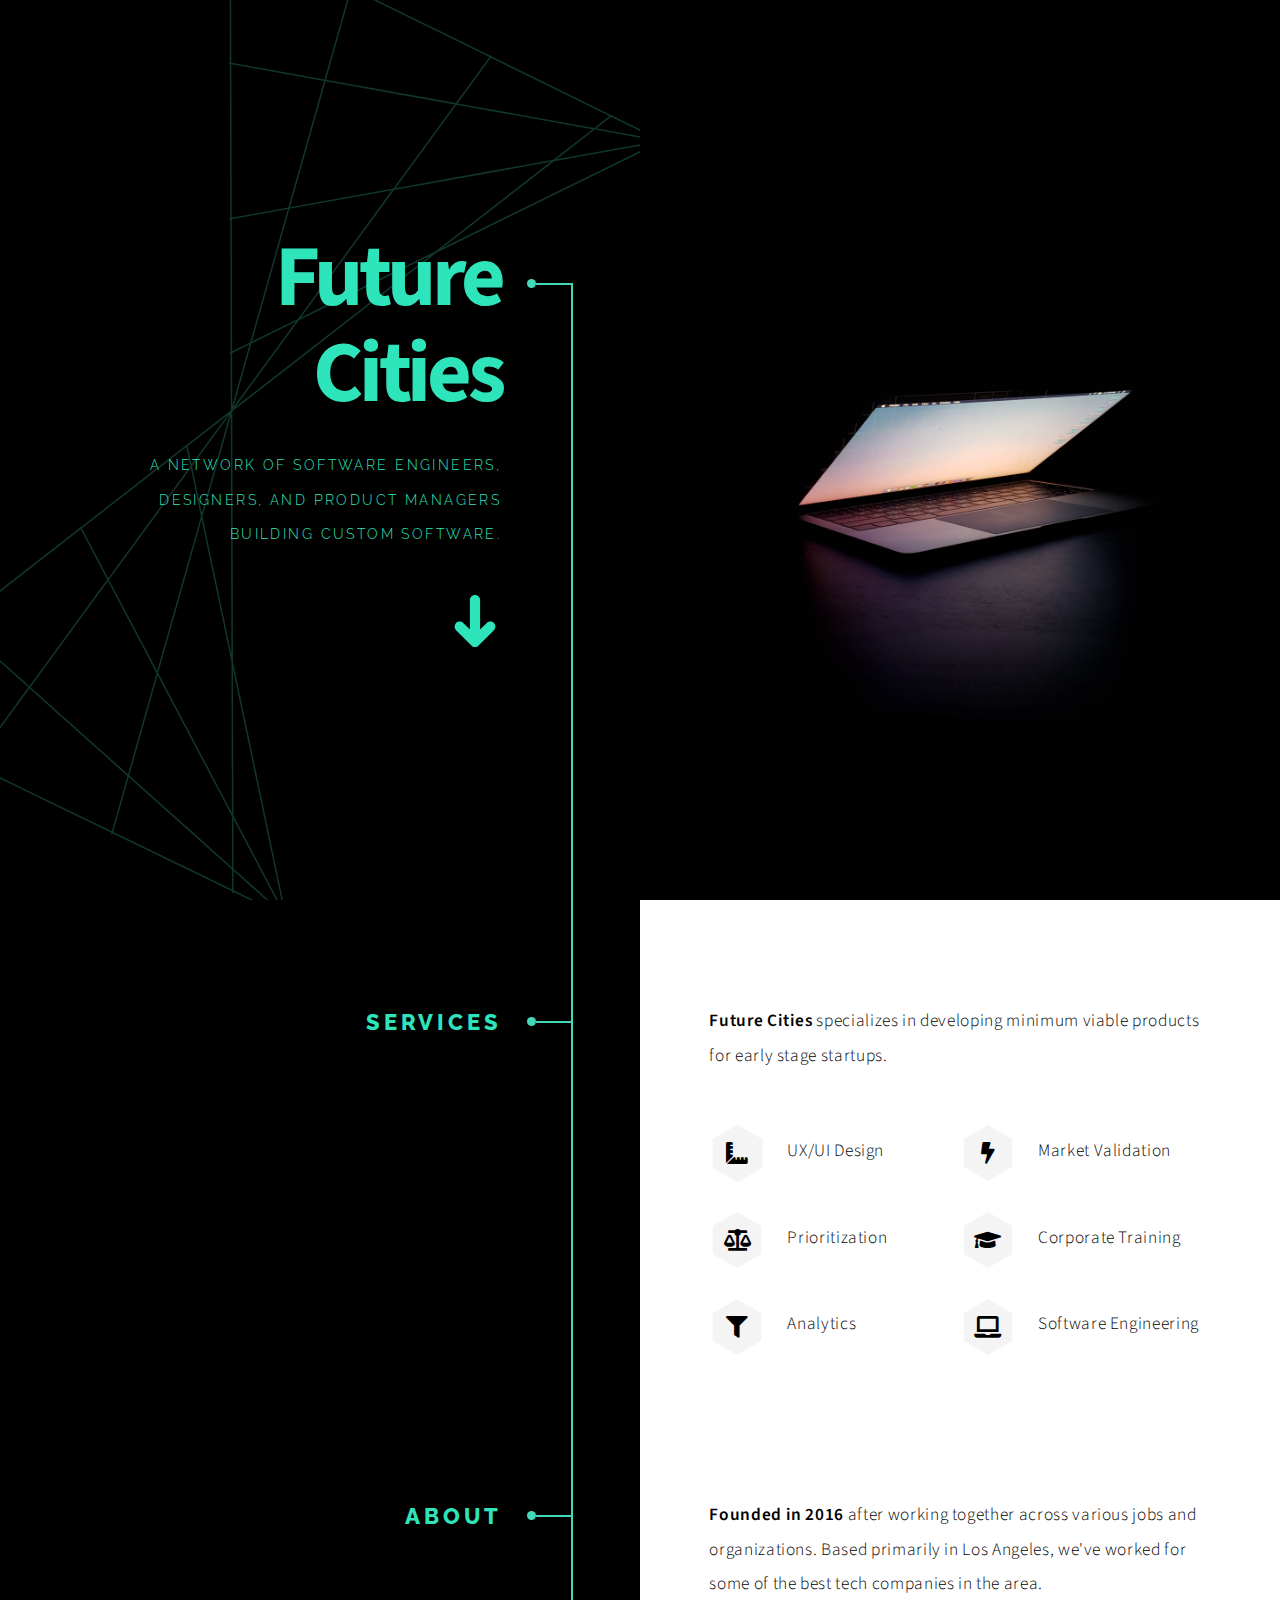
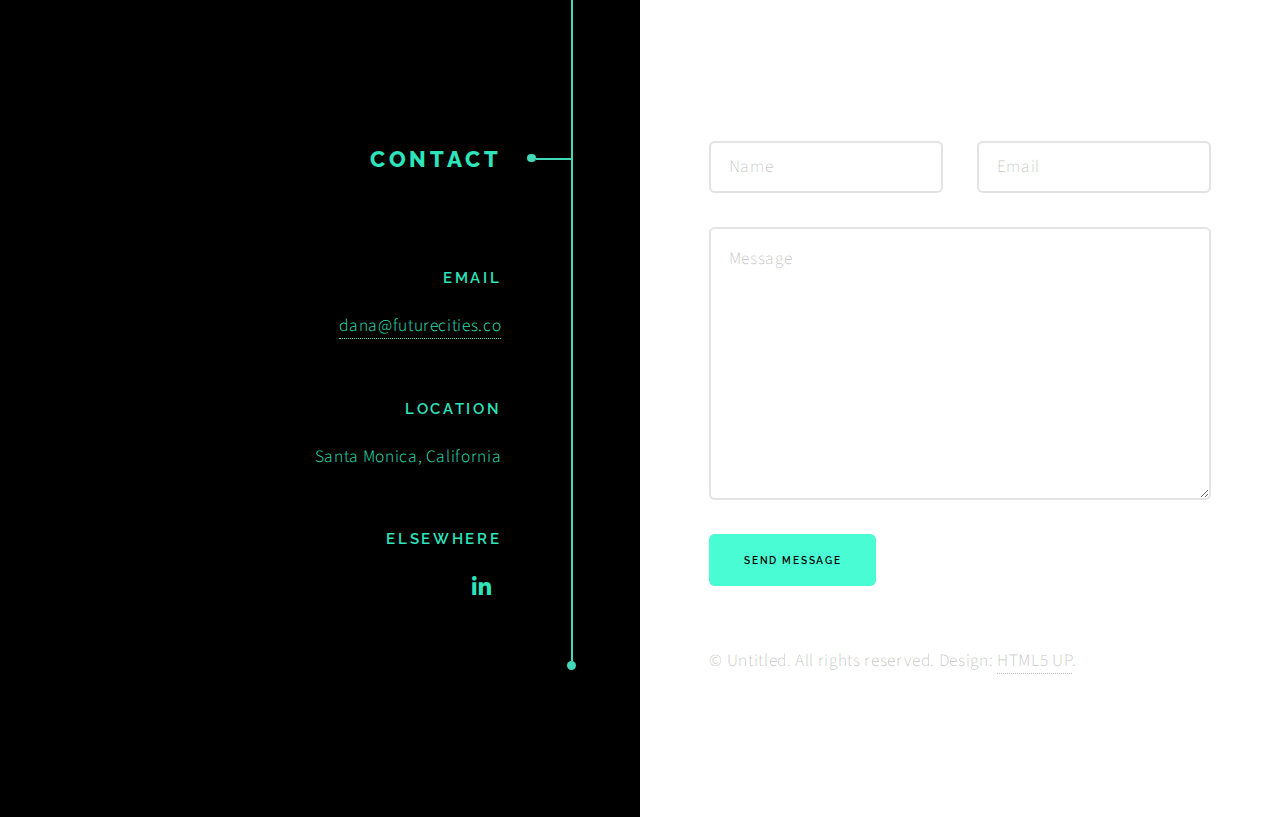
<file: index.html>
<!DOCTYPE HTML>
<!--
	Paradigm Shift by HTML5 UP
	html5up.net | @ajlkn
	Free for personal and commercial use under the CCA 3.0 license (html5up.net/license)
-->
<html>
	<head>
		<title>Future Cities | Software Development</title>
		<meta charset="utf-8" />
		<meta name="viewport" content="width=device-width, initial-scale=1, user-scalable=no" />
		<meta name="description" content="" />
		<meta name="keywords" content="" />
		<link rel="stylesheet" href="assets/css/main.css" />
	</head>
	<body class="is-preload">

		<!-- Wrapper -->
			<div id="wrapper">

				<!-- Intro -->
					<section class="intro">
						<header>
							<h1>Future Cities</h1>
							<p>A network of software engineers, designers, and product managers building custom software. </p>
							<ul class="actions">
								<li><a href="#first" class="arrow scrolly"><span class="label">Next</span></a></li>
							</ul>
						</header>
						<div class="content">
							<span class="image fill" data-position="center"><img src="images/pic01.jpg" alt="" /></span>
						</div>
					</section>

				<!-- Section -->
					<section id="first">
						<header>
							<h2>Services</h2>
						</header>
						<div class="content">
							<p><strong>Future Cities</strong> specializes in developing minimum viable products for early stage startups.</p>
							<ul class="feature-icons">
								<li class="icon solid fa-ruler-combined">UX/UI Design</li>
								<li class="icon solid fa-bolt">Market Validation</li>
								<li class="icon solid fa-balance-scale">Prioritization</li>
								<li class="icon solid fa-graduation-cap">Corporate Training</li>
								<li class="icon solid fa-filter">Analytics</li>
								<li class="icon solid fa-laptop">Software Engineering</li>
							</ul>
						</div>
					</section>

					<!-- Section -->
					<section>
						<header>
							<h2>About</h2>
						</header>
						<div class="content">
							<p><strong>Founded in 2016</strong> after working together across various jobs and organizations. Based primarily in Los Angeles, we've worked for some of the best tech companies in the area. </p>
						</div>
					</section>

				<!-- Section -->
					<section>
						<header>
							<h2>Contact</h2>
						</header>
						<div class="content">
							<form action="https://formspree.io/xnqnpzak" method="POST">
								<div class="fields">
									<div class="field half">
										<input type="text" name="name" id="name" placeholder="Name" />
									</div>
									<div class="field half">
										<input type="email" name="email" id="email" placeholder="Email" />
									</div>
									<div class="field">
										<textarea name="message" id="message" placeholder="Message" rows="7"></textarea>
									</div>
								</div>
								<ul class="actions">
									<li><input type="submit" value="Send Message" class="button primary" /></li>
								</ul>
							</form>
						</div>
						<footer>
							<ul class="items">
								<li>
									<h3>Email</h3>
									<a href="#">dana@futurecities.co</a>
								</li>
								<li>
									<h3>Location</h3>
									<span>Santa Monica, California</span>
								</li>
								<li>
									<h3>Elsewhere</h3>
									<ul class="icons">
										<li><a href="www.linkedin.com/company/futurecitiesla" class="icon brands fa-linkedin-in"><span class="label">LinkedIn</span></a></li>

									</ul>
								</li>
							</ul>
						</footer>
					</section>

				<!-- Copyright -->
					<div class="copyright">&copy; Untitled. All rights reserved. Design: <a href="https://html5up.net">HTML5 UP</a>.</div>

			</div>

		<!-- Scripts -->
			<script src="assets/js/jquery.min.js"></script>
			<script src="assets/js/jquery.scrolly.min.js"></script>
			<script src="assets/js/browser.min.js"></script>
			<script src="assets/js/breakpoints.min.js"></script>
			<script src="assets/js/util.js"></script>
			<script src="assets/js/main.js"></script>

	</body>
</html>
</file>
<file: assets/css/main.css>
@import url(fontawesome-all.min.css);
@import url("https://fonts.googleapis.com/css?family=Source+Sans+Pro:300,600,700,300i,600i,700i|Raleway:600,800");

/*
	Paradigm Shift by HTML5 UP
	html5up.net | @ajlkn
	Free for personal and commercial use under the CCA 3.0 license (html5up.net/license)
*/

html, body, div, span, applet, object,
iframe, h1, h2, h3, h4, h5, h6, p, blockquote,
pre, a, abbr, acronym, address, big, cite,
code, del, dfn, em, img, ins, kbd, q, s, samp,
small, strike, strong, sub, sup, tt, var, b,
u, i, center, dl, dt, dd, ol, ul, li, fieldset,
form, label, legend, table, caption, tbody,
tfoot, thead, tr, th, td, article, aside,
canvas, details, embed, figure, figcaption,
footer, header, hgroup, menu, nav, output, ruby,
section, summary, time, mark, audio, video {
	margin: 0;
	padding: 0;
	border: 0;
	font-size: 100%;
	font: inherit;
	vertical-align: baseline;}

article, aside, details, figcaption, figure,
footer, header, hgroup, menu, nav, section {
	display: block;}

body {
	line-height: 1;
}

ol, ul {
	list-style: none;
}

blockquote, q {
	quotes: none;
}

	blockquote:before, blockquote:after, q:before, q:after {
		content: '';
		content: none;
	}

table {
	border-collapse: collapse;
	border-spacing: 0;
}

body {
	-webkit-text-size-adjust: none;
}

mark {
	background-color: transparent;
	color: inherit;
}

input::-moz-focus-inner {
	border: 0;
	padding: 0;
}

input, select, textarea {
	-moz-appearance: none;
	-webkit-appearance: none;
	-ms-appearance: none;
	appearance: none;
}

/* Basic */

	@-ms-viewport {
		width: device-width;
	}

	body {
		-ms-overflow-style: scrollbar;
	}

	@media screen and (max-width: 480px) {

		html, body {
			min-width: 320px;
		}

	}

	html {
		box-sizing: border-box;
	}

	*, *:before, *:after {
		box-sizing: inherit;
	}

	html {
		overflow-x: hidden;
	}

	body {
		background: #ffffff;
		overflow-x: hidden;
	}

		body.is-preload *, body.is-preload *:before, body.is-preload *:after {
			-moz-animation: none !important;
			-webkit-animation: none !important;
			-ms-animation: none !important;
			animation: none !important;
			-moz-transition: none !important;
			-webkit-transition: none !important;
			-ms-transition: none !important;
			transition: none !important;
		}

/* Typography */

	html {
		font-size: 18pt;
	}

		@media screen and (max-width: 1920px) {

			html {
				font-size: 13pt;
			}

		}

		@media screen and (max-width: 1152px) {

			html {
				font-size: 14pt;
			}

		}

		@media screen and (max-width: 736px) {

			html {
				font-size: 12pt;
			}

		}

		@media screen and (max-width: 480px) {

			html {
				font-size: 11pt;
			}

		}

	body {
		background-color: #ffffff;
		color: #000000;
	}

	body, input, select, textarea {
		color: #000000;
		font-family: "Source Sans Pro", Helvetica, sans-serif;
		font-size: 1rem;
		font-weight: 300;
		letter-spacing: 0.0375em;
		line-height: 2;
	}

	a {
		-moz-transition: border-bottom-color 0.25s ease-in-out;
		-webkit-transition: border-bottom-color 0.25s ease-in-out;
		-ms-transition: border-bottom-color 0.25s ease-in-out;
		transition: border-bottom-color 0.25s ease-in-out;
		text-decoration: none;
		color: #000000;
		border-bottom: dotted 1px;
	}

		a:hover {
			text-decoration: none;
			border-bottom-color: transparent;
		}

	strong, b {
		font-weight: 600;
		color: #000000;
	}

	em, i {
		font-style: italic;
	}

	p {
		margin: 0 0 2rem 0;
	}

	h1, h2, h3, h4, h5, h6 {
		color: #000000;
		font-family: "Raleway", Helvetica, sans-serif;
		font-weight: 600;
		letter-spacing: 0.175em;
		line-height: 1.75;
		margin: 0 0 1.5rem 0;
		text-transform: uppercase;
	}

		h1 a, h2 a, h3 a, h4 a, h5 a, h6 a {
			color: inherit;
			text-decoration: none;
		}

	h1 {
		font-family: "Source Sans Pro", Helvetica, sans-serif;
		font-size: 5rem;
		font-weight: 700;
		letter-spacing: -0.05em;
		line-height: 1.1;
		margin: 0 0 1.5rem 0;
		text-transform: none;
	}

	h2 {
		font-size: 1.25rem;
		font-weight: 800;
		margin: 0 0 2rem 0;
	}

	h3 {
		font-size: 0.875rem;
	}

	h4 {
		font-size: 0.875rem;
	}

	h5 {
		font-size: 0.75rem;
	}

	h6 {
		font-size: 0.625rem;
	}

	@media screen and (max-width: 736px) {

		h1 {
			font-size: 4.5rem;
			line-height: 1.1;
		}

		h2 {
			font-size: 1.25rem;
			line-height: 1.7;
		}

		h3 {
			font-size: 0.9rem;
		}

		h4 {
			font-size: 0.75rem;
		}

		h5 {
			font-size: 0.675rem;
		}

	}

	@media screen and (max-width: 360px) {

		h1 {
			font-size: 3.75rem;
		}

		h2 {
			font-size: 1.125rem;
		}

		h3 {
			font-size: 0.8rem;
		}

		h4 {
			font-size: 0.675rem;
		}

		h5 {
			font-size: 0.675rem;
		}

	}

	sub {
		font-size: 0.8rem;
		position: relative;
		top: 0.5rem;
	}

	sup {
		font-size: 0.8rem;
		position: relative;
		top: -0.5rem;
	}

	blockquote {
		border-left: solid 0.5rem rgba(144, 144, 144, 0.25);
		font-style: italic;
		margin: 0 0 2rem 0;
		padding: 1rem 0 1rem 2rem;
	}

	code {
		background: rgba(144, 144, 144, 0.1);
		border-radius: 0.325rem;
		font-family: "Courier New", monospace;
		font-size: 0.9rem;
		margin: 0 0.25rem;
		padding: 0.25rem 0.65rem;
	}

	pre {
		-webkit-overflow-scrolling: touch;
		font-family: "Courier New", monospace;
		font-size: 0.9rem;
		margin: 0 0 2rem 0;
		width: 100%;
	}

		pre code {
			display: block;
			line-height: 1.75;
			padding: 1rem 1.5rem;
			overflow-x: auto;
		}

	hr {
		border: 0;
		border-bottom: solid 2px rgba(144, 144, 144, 0.25);
		margin: 3rem 0;
	}

		hr.major {
			margin: 5rem 0;
		}

		@media screen and (max-width: 736px) {

			hr.major {
				margin: 3rem 0;
			}

		}

/* Row */

	.row {
		display: flex;
		flex-wrap: wrap;
		box-sizing: border-box;
		align-items: stretch;
	}

		.row > * {
			box-sizing: border-box;
		}

		.row.gtr-uniform > * > :last-child {
			margin-bottom: 0;
		}

		.row.aln-left {
			justify-content: flex-start;
		}

		.row.aln-center {
			justify-content: center;
		}

		.row.aln-right {
			justify-content: flex-end;
		}

		.row.aln-top {
			align-items: flex-start;
		}

		.row.aln-middle {
			align-items: center;
		}

		.row.aln-bottom {
			align-items: flex-end;
		}

		.row > .imp {
			order: -1;
		}

		.row > .col-1 {
			width: 8.33333%;
		}

		.row > .off-1 {
			margin-left: 8.33333%;
		}

		.row > .col-2 {
			width: 16.66667%;
		}

		.row > .off-2 {
			margin-left: 16.66667%;
		}

		.row > .col-3 {
			width: 25%;
		}

		.row > .off-3 {
			margin-left: 25%;
		}

		.row > .col-4 {
			width: 33.33333%;
		}

		.row > .off-4 {
			margin-left: 33.33333%;
		}

		.row > .col-5 {
			width: 41.66667%;
		}

		.row > .off-5 {
			margin-left: 41.66667%;
		}

		.row > .col-6 {
			width: 50%;
		}

		.row > .off-6 {
			margin-left: 50%;
		}

		.row > .col-7 {
			width: 58.33333%;
		}

		.row > .off-7 {
			margin-left: 58.33333%;
		}

		.row > .col-8 {
			width: 66.66667%;
		}

		.row > .off-8 {
			margin-left: 66.66667%;
		}

		.row > .col-9 {
			width: 75%;
		}

		.row > .off-9 {
			margin-left: 75%;
		}

		.row > .col-10 {
			width: 83.33333%;
		}

		.row > .off-10 {
			margin-left: 83.33333%;
		}

		.row > .col-11 {
			width: 91.66667%;
		}

		.row > .off-11 {
			margin-left: 91.66667%;
		}

		.row > .col-12 {
			width: 100%;
		}

		.row > .off-12 {
			margin-left: 100%;
		}

		.row.gtr-0 {
			margin-top: 0;
			margin-left: 0rem;
		}

			.row.gtr-0 > * {
				padding: 0 0 0 0rem;
			}

			.row.gtr-0.gtr-uniform {
				margin-top: 0rem;
			}

				.row.gtr-0.gtr-uniform > * {
					padding-top: 0rem;
				}

		.row.gtr-25 {
			margin-top: 0;
			margin-left: -0.5rem;
		}

			.row.gtr-25 > * {
				padding: 0 0 0 0.5rem;
			}

			.row.gtr-25.gtr-uniform {
				margin-top: -0.5rem;
			}

				.row.gtr-25.gtr-uniform > * {
					padding-top: 0.5rem;
				}

		.row.gtr-50 {
			margin-top: 0;
			margin-left: -1rem;
		}

			.row.gtr-50 > * {
				padding: 0 0 0 1rem;
			}

			.row.gtr-50.gtr-uniform {
				margin-top: -1rem;
			}

				.row.gtr-50.gtr-uniform > * {
					padding-top: 1rem;
				}

		.row {
			margin-top: 0;
			margin-left: -2rem;
		}

			.row > * {
				padding: 0 0 0 2rem;
			}

			.row.gtr-uniform {
				margin-top: -2rem;
			}

				.row.gtr-uniform > * {
					padding-top: 2rem;
				}

		.row.gtr-150 {
			margin-top: 0;
			margin-left: -3rem;
		}

			.row.gtr-150 > * {
				padding: 0 0 0 3rem;
			}

			.row.gtr-150.gtr-uniform {
				margin-top: -3rem;
			}

				.row.gtr-150.gtr-uniform > * {
					padding-top: 3rem;
				}

		.row.gtr-200 {
			margin-top: 0;
			margin-left: -4rem;
		}

			.row.gtr-200 > * {
				padding: 0 0 0 4rem;
			}

			.row.gtr-200.gtr-uniform {
				margin-top: -4rem;
			}

				.row.gtr-200.gtr-uniform > * {
					padding-top: 4rem;
				}

		@media screen and (max-width: 1920px) {

			.row {
				display: flex;
				flex-wrap: wrap;
				box-sizing: border-box;
				align-items: stretch;
			}

				.row > * {
					box-sizing: border-box;
				}

				.row.gtr-uniform > * > :last-child {
					margin-bottom: 0;
				}

				.row.aln-left {
					justify-content: flex-start;
				}

				.row.aln-center {
					justify-content: center;
				}

				.row.aln-right {
					justify-content: flex-end;
				}

				.row.aln-top {
					align-items: flex-start;
				}

				.row.aln-middle {
					align-items: center;
				}

				.row.aln-bottom {
					align-items: flex-end;
				}

				.row > .imp-xlarge {
					order: -1;
				}

				.row > .col-1-xlarge {
					width: 8.33333%;
				}

				.row > .off-1-xlarge {
					margin-left: 8.33333%;
				}

				.row > .col-2-xlarge {
					width: 16.66667%;
				}

				.row > .off-2-xlarge {
					margin-left: 16.66667%;
				}

				.row > .col-3-xlarge {
					width: 25%;
				}

				.row > .off-3-xlarge {
					margin-left: 25%;
				}

				.row > .col-4-xlarge {
					width: 33.33333%;
				}

				.row > .off-4-xlarge {
					margin-left: 33.33333%;
				}

				.row > .col-5-xlarge {
					width: 41.66667%;
				}

				.row > .off-5-xlarge {
					margin-left: 41.66667%;
				}

				.row > .col-6-xlarge {
					width: 50%;
				}

				.row > .off-6-xlarge {
					margin-left: 50%;
				}

				.row > .col-7-xlarge {
					width: 58.33333%;
				}

				.row > .off-7-xlarge {
					margin-left: 58.33333%;
				}

				.row > .col-8-xlarge {
					width: 66.66667%;
				}

				.row > .off-8-xlarge {
					margin-left: 66.66667%;
				}

				.row > .col-9-xlarge {
					width: 75%;
				}

				.row > .off-9-xlarge {
					margin-left: 75%;
				}

				.row > .col-10-xlarge {
					width: 83.33333%;
				}

				.row > .off-10-xlarge {
					margin-left: 83.33333%;
				}

				.row > .col-11-xlarge {
					width: 91.66667%;
				}

				.row > .off-11-xlarge {
					margin-left: 91.66667%;
				}

				.row > .col-12-xlarge {
					width: 100%;
				}

				.row > .off-12-xlarge {
					margin-left: 100%;
				}

				.row.gtr-0 {
					margin-top: 0;
					margin-left: 0rem;
				}

					.row.gtr-0 > * {
						padding: 0 0 0 0rem;
					}

					.row.gtr-0.gtr-uniform {
						margin-top: 0rem;
					}

						.row.gtr-0.gtr-uniform > * {
							padding-top: 0rem;
						}

				.row.gtr-25 {
					margin-top: 0;
					margin-left: -0.5rem;
				}

					.row.gtr-25 > * {
						padding: 0 0 0 0.5rem;
					}

					.row.gtr-25.gtr-uniform {
						margin-top: -0.5rem;
					}

						.row.gtr-25.gtr-uniform > * {
							padding-top: 0.5rem;
						}

				.row.gtr-50 {
					margin-top: 0;
					margin-left: -1rem;
				}

					.row.gtr-50 > * {
						padding: 0 0 0 1rem;
					}

					.row.gtr-50.gtr-uniform {
						margin-top: -1rem;
					}

						.row.gtr-50.gtr-uniform > * {
							padding-top: 1rem;
						}

				.row {
					margin-top: 0;
					margin-left: -2rem;
				}

					.row > * {
						padding: 0 0 0 2rem;
					}

					.row.gtr-uniform {
						margin-top: -2rem;
					}

						.row.gtr-uniform > * {
							padding-top: 2rem;
						}

				.row.gtr-150 {
					margin-top: 0;
					margin-left: -3rem;
				}

					.row.gtr-150 > * {
						padding: 0 0 0 3rem;
					}

					.row.gtr-150.gtr-uniform {
						margin-top: -3rem;
					}

						.row.gtr-150.gtr-uniform > * {
							padding-top: 3rem;
						}

				.row.gtr-200 {
					margin-top: 0;
					margin-left: -4rem;
				}

					.row.gtr-200 > * {
						padding: 0 0 0 4rem;
					}

					.row.gtr-200.gtr-uniform {
						margin-top: -4rem;
					}

						.row.gtr-200.gtr-uniform > * {
							padding-top: 4rem;
						}

		}

		@media screen and (max-width: 1280px) {

			.row {
				display: flex;
				flex-wrap: wrap;
				box-sizing: border-box;
				align-items: stretch;
			}

				.row > * {
					box-sizing: border-box;
				}

				.row.gtr-uniform > * > :last-child {
					margin-bottom: 0;
				}

				.row.aln-left {
					justify-content: flex-start;
				}

				.row.aln-center {
					justify-content: center;
				}

				.row.aln-right {
					justify-content: flex-end;
				}

				.row.aln-top {
					align-items: flex-start;
				}

				.row.aln-middle {
					align-items: center;
				}

				.row.aln-bottom {
					align-items: flex-end;
				}

				.row > .imp-large {
					order: -1;
				}

				.row > .col-1-large {
					width: 8.33333%;
				}

				.row > .off-1-large {
					margin-left: 8.33333%;
				}

				.row > .col-2-large {
					width: 16.66667%;
				}

				.row > .off-2-large {
					margin-left: 16.66667%;
				}

				.row > .col-3-large {
					width: 25%;
				}

				.row > .off-3-large {
					margin-left: 25%;
				}

				.row > .col-4-large {
					width: 33.33333%;
				}

				.row > .off-4-large {
					margin-left: 33.33333%;
				}

				.row > .col-5-large {
					width: 41.66667%;
				}

				.row > .off-5-large {
					margin-left: 41.66667%;
				}

				.row > .col-6-large {
					width: 50%;
				}

				.row > .off-6-large {
					margin-left: 50%;
				}

				.row > .col-7-large {
					width: 58.33333%;
				}

				.row > .off-7-large {
					margin-left: 58.33333%;
				}

				.row > .col-8-large {
					width: 66.66667%;
				}

				.row > .off-8-large {
					margin-left: 66.66667%;
				}

				.row > .col-9-large {
					width: 75%;
				}

				.row > .off-9-large {
					margin-left: 75%;
				}

				.row > .col-10-large {
					width: 83.33333%;
				}

				.row > .off-10-large {
					margin-left: 83.33333%;
				}

				.row > .col-11-large {
					width: 91.66667%;
				}

				.row > .off-11-large {
					margin-left: 91.66667%;
				}

				.row > .col-12-large {
					width: 100%;
				}

				.row > .off-12-large {
					margin-left: 100%;
				}

				.row.gtr-0 {
					margin-top: 0;
					margin-left: 0rem;
				}

					.row.gtr-0 > * {
						padding: 0 0 0 0rem;
					}

					.row.gtr-0.gtr-uniform {
						margin-top: 0rem;
					}

						.row.gtr-0.gtr-uniform > * {
							padding-top: 0rem;
						}

				.row.gtr-25 {
					margin-top: 0;
					margin-left: -0.375rem;
				}

					.row.gtr-25 > * {
						padding: 0 0 0 0.375rem;
					}

					.row.gtr-25.gtr-uniform {
						margin-top: -0.375rem;
					}

						.row.gtr-25.gtr-uniform > * {
							padding-top: 0.375rem;
						}

				.row.gtr-50 {
					margin-top: 0;
					margin-left: -0.75rem;
				}

					.row.gtr-50 > * {
						padding: 0 0 0 0.75rem;
					}

					.row.gtr-50.gtr-uniform {
						margin-top: -0.75rem;
					}

						.row.gtr-50.gtr-uniform > * {
							padding-top: 0.75rem;
						}

				.row {
					margin-top: 0;
					margin-left: -1.5rem;
				}

					.row > * {
						padding: 0 0 0 1.5rem;
					}

					.row.gtr-uniform {
						margin-top: -1.5rem;
					}

						.row.gtr-uniform > * {
							padding-top: 1.5rem;
						}

				.row.gtr-150 {
					margin-top: 0;
					margin-left: -2.25rem;
				}

					.row.gtr-150 > * {
						padding: 0 0 0 2.25rem;
					}

					.row.gtr-150.gtr-uniform {
						margin-top: -2.25rem;
					}

						.row.gtr-150.gtr-uniform > * {
							padding-top: 2.25rem;
						}

				.row.gtr-200 {
					margin-top: 0;
					margin-left: -3rem;
				}

					.row.gtr-200 > * {
						padding: 0 0 0 3rem;
					}

					.row.gtr-200.gtr-uniform {
						margin-top: -3rem;
					}

						.row.gtr-200.gtr-uniform > * {
							padding-top: 3rem;
						}

		}

		@media screen and (max-width: 1152px) {

			.row {
				display: flex;
				flex-wrap: wrap;
				box-sizing: border-box;
				align-items: stretch;
			}

				.row > * {
					box-sizing: border-box;
				}

				.row.gtr-uniform > * > :last-child {
					margin-bottom: 0;
				}

				.row.aln-left {
					justify-content: flex-start;
				}

				.row.aln-center {
					justify-content: center;
				}

				.row.aln-right {
					justify-content: flex-end;
				}

				.row.aln-top {
					align-items: flex-start;
				}

				.row.aln-middle {
					align-items: center;
				}

				.row.aln-bottom {
					align-items: flex-end;
				}

				.row > .imp-medium {
					order: -1;
				}

				.row > .col-1-medium {
					width: 8.33333%;
				}

				.row > .off-1-medium {
					margin-left: 8.33333%;
				}

				.row > .col-2-medium {
					width: 16.66667%;
				}

				.row > .off-2-medium {
					margin-left: 16.66667%;
				}

				.row > .col-3-medium {
					width: 25%;
				}

				.row > .off-3-medium {
					margin-left: 25%;
				}

				.row > .col-4-medium {
					width: 33.33333%;
				}

				.row > .off-4-medium {
					margin-left: 33.33333%;
				}

				.row > .col-5-medium {
					width: 41.66667%;
				}

				.row > .off-5-medium {
					margin-left: 41.66667%;
				}

				.row > .col-6-medium {
					width: 50%;
				}

				.row > .off-6-medium {
					margin-left: 50%;
				}

				.row > .col-7-medium {
					width: 58.33333%;
				}

				.row > .off-7-medium {
					margin-left: 58.33333%;
				}

				.row > .col-8-medium {
					width: 66.66667%;
				}

				.row > .off-8-medium {
					margin-left: 66.66667%;
				}

				.row > .col-9-medium {
					width: 75%;
				}

				.row > .off-9-medium {
					margin-left: 75%;
				}

				.row > .col-10-medium {
					width: 83.33333%;
				}

				.row > .off-10-medium {
					margin-left: 83.33333%;
				}

				.row > .col-11-medium {
					width: 91.66667%;
				}

				.row > .off-11-medium {
					margin-left: 91.66667%;
				}

				.row > .col-12-medium {
					width: 100%;
				}

				.row > .off-12-medium {
					margin-left: 100%;
				}

				.row.gtr-0 {
					margin-top: 0;
					margin-left: 0rem;
				}

					.row.gtr-0 > * {
						padding: 0 0 0 0rem;
					}

					.row.gtr-0.gtr-uniform {
						margin-top: 0rem;
					}

						.row.gtr-0.gtr-uniform > * {
							padding-top: 0rem;
						}

				.row.gtr-25 {
					margin-top: 0;
					margin-left: -0.375rem;
				}

					.row.gtr-25 > * {
						padding: 0 0 0 0.375rem;
					}

					.row.gtr-25.gtr-uniform {
						margin-top: -0.375rem;
					}

						.row.gtr-25.gtr-uniform > * {
							padding-top: 0.375rem;
						}

				.row.gtr-50 {
					margin-top: 0;
					margin-left: -0.75rem;
				}

					.row.gtr-50 > * {
						padding: 0 0 0 0.75rem;
					}

					.row.gtr-50.gtr-uniform {
						margin-top: -0.75rem;
					}

						.row.gtr-50.gtr-uniform > * {
							padding-top: 0.75rem;
						}

				.row {
					margin-top: 0;
					margin-left: -1.5rem;
				}

					.row > * {
						padding: 0 0 0 1.5rem;
					}

					.row.gtr-uniform {
						margin-top: -1.5rem;
					}

						.row.gtr-uniform > * {
							padding-top: 1.5rem;
						}

				.row.gtr-150 {
					margin-top: 0;
					margin-left: -2.25rem;
				}

					.row.gtr-150 > * {
						padding: 0 0 0 2.25rem;
					}

					.row.gtr-150.gtr-uniform {
						margin-top: -2.25rem;
					}

						.row.gtr-150.gtr-uniform > * {
							padding-top: 2.25rem;
						}

				.row.gtr-200 {
					margin-top: 0;
					margin-left: -3rem;
				}

					.row.gtr-200 > * {
						padding: 0 0 0 3rem;
					}

					.row.gtr-200.gtr-uniform {
						margin-top: -3rem;
					}

						.row.gtr-200.gtr-uniform > * {
							padding-top: 3rem;
						}

		}

		@media screen and (max-width: 736px) {

			.row {
				display: flex;
				flex-wrap: wrap;
				box-sizing: border-box;
				align-items: stretch;
			}

				.row > * {
					box-sizing: border-box;
				}

				.row.gtr-uniform > * > :last-child {
					margin-bottom: 0;
				}

				.row.aln-left {
					justify-content: flex-start;
				}

				.row.aln-center {
					justify-content: center;
				}

				.row.aln-right {
					justify-content: flex-end;
				}

				.row.aln-top {
					align-items: flex-start;
				}

				.row.aln-middle {
					align-items: center;
				}

				.row.aln-bottom {
					align-items: flex-end;
				}

				.row > .imp-small {
					order: -1;
				}

				.row > .col-1-small {
					width: 8.33333%;
				}

				.row > .off-1-small {
					margin-left: 8.33333%;
				}

				.row > .col-2-small {
					width: 16.66667%;
				}

				.row > .off-2-small {
					margin-left: 16.66667%;
				}

				.row > .col-3-small {
					width: 25%;
				}

				.row > .off-3-small {
					margin-left: 25%;
				}

				.row > .col-4-small {
					width: 33.33333%;
				}

				.row > .off-4-small {
					margin-left: 33.33333%;
				}

				.row > .col-5-small {
					width: 41.66667%;
				}

				.row > .off-5-small {
					margin-left: 41.66667%;
				}

				.row > .col-6-small {
					width: 50%;
				}

				.row > .off-6-small {
					margin-left: 50%;
				}

				.row > .col-7-small {
					width: 58.33333%;
				}

				.row > .off-7-small {
					margin-left: 58.33333%;
				}

				.row > .col-8-small {
					width: 66.66667%;
				}

				.row > .off-8-small {
					margin-left: 66.66667%;
				}

				.row > .col-9-small {
					width: 75%;
				}

				.row > .off-9-small {
					margin-left: 75%;
				}

				.row > .col-10-small {
					width: 83.33333%;
				}

				.row > .off-10-small {
					margin-left: 83.33333%;
				}

				.row > .col-11-small {
					width: 91.66667%;
				}

				.row > .off-11-small {
					margin-left: 91.66667%;
				}

				.row > .col-12-small {
					width: 100%;
				}

				.row > .off-12-small {
					margin-left: 100%;
				}

				.row.gtr-0 {
					margin-top: 0;
					margin-left: 0rem;
				}

					.row.gtr-0 > * {
						padding: 0 0 0 0rem;
					}

					.row.gtr-0.gtr-uniform {
						margin-top: 0rem;
					}

						.row.gtr-0.gtr-uniform > * {
							padding-top: 0rem;
						}

				.row.gtr-25 {
					margin-top: 0;
					margin-left: -0.3125rem;
				}

					.row.gtr-25 > * {
						padding: 0 0 0 0.3125rem;
					}

					.row.gtr-25.gtr-uniform {
						margin-top: -0.3125rem;
					}

						.row.gtr-25.gtr-uniform > * {
							padding-top: 0.3125rem;
						}

				.row.gtr-50 {
					margin-top: 0;
					margin-left: -0.625rem;
				}

					.row.gtr-50 > * {
						padding: 0 0 0 0.625rem;
					}

					.row.gtr-50.gtr-uniform {
						margin-top: -0.625rem;
					}

						.row.gtr-50.gtr-uniform > * {
							padding-top: 0.625rem;
						}

				.row {
					margin-top: 0;
					margin-left: -1.25rem;
				}

					.row > * {
						padding: 0 0 0 1.25rem;
					}

					.row.gtr-uniform {
						margin-top: -1.25rem;
					}

						.row.gtr-uniform > * {
							padding-top: 1.25rem;
						}

				.row.gtr-150 {
					margin-top: 0;
					margin-left: -1.875rem;
				}

					.row.gtr-150 > * {
						padding: 0 0 0 1.875rem;
					}

					.row.gtr-150.gtr-uniform {
						margin-top: -1.875rem;
					}

						.row.gtr-150.gtr-uniform > * {
							padding-top: 1.875rem;
						}

				.row.gtr-200 {
					margin-top: 0;
					margin-left: -2.5rem;
				}

					.row.gtr-200 > * {
						padding: 0 0 0 2.5rem;
					}

					.row.gtr-200.gtr-uniform {
						margin-top: -2.5rem;
					}

						.row.gtr-200.gtr-uniform > * {
							padding-top: 2.5rem;
						}

		}

		@media screen and (max-width: 480px) {

			.row {
				display: flex;
				flex-wrap: wrap;
				box-sizing: border-box;
				align-items: stretch;
			}

				.row > * {
					box-sizing: border-box;
				}

				.row.gtr-uniform > * > :last-child {
					margin-bottom: 0;
				}

				.row.aln-left {
					justify-content: flex-start;
				}

				.row.aln-center {
					justify-content: center;
				}

				.row.aln-right {
					justify-content: flex-end;
				}

				.row.aln-top {
					align-items: flex-start;
				}

				.row.aln-middle {
					align-items: center;
				}

				.row.aln-bottom {
					align-items: flex-end;
				}

				.row > .imp-xsmall {
					order: -1;
				}

				.row > .col-1-xsmall {
					width: 8.33333%;
				}

				.row > .off-1-xsmall {
					margin-left: 8.33333%;
				}

				.row > .col-2-xsmall {
					width: 16.66667%;
				}

				.row > .off-2-xsmall {
					margin-left: 16.66667%;
				}

				.row > .col-3-xsmall {
					width: 25%;
				}

				.row > .off-3-xsmall {
					margin-left: 25%;
				}

				.row > .col-4-xsmall {
					width: 33.33333%;
				}

				.row > .off-4-xsmall {
					margin-left: 33.33333%;
				}

				.row > .col-5-xsmall {
					width: 41.66667%;
				}

				.row > .off-5-xsmall {
					margin-left: 41.66667%;
				}

				.row > .col-6-xsmall {
					width: 50%;
				}

				.row > .off-6-xsmall {
					margin-left: 50%;
				}

				.row > .col-7-xsmall {
					width: 58.33333%;
				}

				.row > .off-7-xsmall {
					margin-left: 58.33333%;
				}

				.row > .col-8-xsmall {
					width: 66.66667%;
				}

				.row > .off-8-xsmall {
					margin-left: 66.66667%;
				}

				.row > .col-9-xsmall {
					width: 75%;
				}

				.row > .off-9-xsmall {
					margin-left: 75%;
				}

				.row > .col-10-xsmall {
					width: 83.33333%;
				}

				.row > .off-10-xsmall {
					margin-left: 83.33333%;
				}

				.row > .col-11-xsmall {
					width: 91.66667%;
				}

				.row > .off-11-xsmall {
					margin-left: 91.66667%;
				}

				.row > .col-12-xsmall {
					width: 100%;
				}

				.row > .off-12-xsmall {
					margin-left: 100%;
				}

				.row.gtr-0 {
					margin-top: 0;
					margin-left: 0rem;
				}

					.row.gtr-0 > * {
						padding: 0 0 0 0rem;
					}

					.row.gtr-0.gtr-uniform {
						margin-top: 0rem;
					}

						.row.gtr-0.gtr-uniform > * {
							padding-top: 0rem;
						}

				.row.gtr-25 {
					margin-top: 0;
					margin-left: -0.3125rem;
				}

					.row.gtr-25 > * {
						padding: 0 0 0 0.3125rem;
					}

					.row.gtr-25.gtr-uniform {
						margin-top: -0.3125rem;
					}

						.row.gtr-25.gtr-uniform > * {
							padding-top: 0.3125rem;
						}

				.row.gtr-50 {
					margin-top: 0;
					margin-left: -0.625rem;
				}

					.row.gtr-50 > * {
						padding: 0 0 0 0.625rem;
					}

					.row.gtr-50.gtr-uniform {
						margin-top: -0.625rem;
					}

						.row.gtr-50.gtr-uniform > * {
							padding-top: 0.625rem;
						}

				.row {
					margin-top: 0;
					margin-left: -1.25rem;
				}

					.row > * {
						padding: 0 0 0 1.25rem;
					}

					.row.gtr-uniform {
						margin-top: -1.25rem;
					}

						.row.gtr-uniform > * {
							padding-top: 1.25rem;
						}

				.row.gtr-150 {
					margin-top: 0;
					margin-left: -1.875rem;
				}

					.row.gtr-150 > * {
						padding: 0 0 0 1.875rem;
					}

					.row.gtr-150.gtr-uniform {
						margin-top: -1.875rem;
					}

						.row.gtr-150.gtr-uniform > * {
							padding-top: 1.875rem;
						}

				.row.gtr-200 {
					margin-top: 0;
					margin-left: -2.5rem;
				}

					.row.gtr-200 > * {
						padding: 0 0 0 2.5rem;
					}

					.row.gtr-200.gtr-uniform {
						margin-top: -2.5rem;
					}

						.row.gtr-200.gtr-uniform > * {
							padding-top: 2.5rem;
						}

		}

/* Box */

	.box {
		border: solid 2px rgba(144, 144, 144, 0.25);
		border-radius: 0.325rem;
		margin-bottom: 2rem;
		padding: 1.5rem;
	}

		.box > :last-child {
			margin-bottom: 0;
		}

		.box.alt {
			border: 0;
			border-radius: 0;
			padding: 0;
		}

/* Button */

	input[type="submit"],
	input[type="reset"],
	input[type="button"],
	button,
	.button {
		-moz-appearance: none;
		-webkit-appearance: none;
		-ms-appearance: none;
		appearance: none;
		-moz-transition: background-color 0.25s ease-in-out, box-shadow 0.25s ease-in-out, color 0.25s ease-in-out;
		-webkit-transition: background-color 0.25s ease-in-out, box-shadow 0.25s ease-in-out, color 0.25s ease-in-out;
		-ms-transition: background-color 0.25s ease-in-out, box-shadow 0.25s ease-in-out, color 0.25s ease-in-out;
		transition: background-color 0.25s ease-in-out, box-shadow 0.25s ease-in-out, color 0.25s ease-in-out;
		background-color: transparent;
		border-radius: 0.325rem;
		border: 0;
		box-shadow: inset 0 0 0 2px rgba(144, 144, 144, 0.25);
		color: #000000 !important;
		cursor: pointer;
		display: inline-block;
		font-family: "Raleway", Helvetica, sans-serif;
		font-size: 0.6rem;
		font-weight: 600;
		height: 3rem;
		letter-spacing: 0.175em;
		line-height: 3rem;
		padding: 0 2rem;
		text-align: center;
		text-decoration: none;
		text-transform: uppercase;
		white-space: nowrap;
	}

		input[type="submit"]:hover,
		input[type="reset"]:hover,
		input[type="button"]:hover,
		button:hover,
		.button:hover {
			box-shadow: inset 0 0 0 2px #2ee4bb;
			color: #2ee4bb !important;
		}

		input[type="submit"]:active,
		input[type="reset"]:active,
		input[type="button"]:active,
		button:active,
		.button:active {
			background-color: rgba(73, 252, 212, 0.25);
			box-shadow: inset 0 0 0 2px #2ee4bb;
			color: #2ee4bb !important;
		}

		input[type="submit"].small,
		input[type="reset"].small,
		input[type="button"].small,
		button.small,
		.button.small {
			font-size: 0.5rem;
			height: 2.25rem;
			line-height: 2.25rem;
			padding: 0 1.25rem;
		}

		input[type="submit"].large,
		input[type="reset"].large,
		input[type="button"].large,
		button.large,
		.button.large {
			font-size: 0.7rem;
			height: 3.2625rem;
			line-height: 3.2625rem;
			padding: 0 3.25rem;
		}

		input[type="submit"].wide,
		input[type="reset"].wide,
		input[type="button"].wide,
		button.wide,
		.button.wide {
			min-width: 13rem;
		}

		input[type="submit"].icon:before,
		input[type="reset"].icon:before,
		input[type="button"].icon:before,
		button.icon:before,
		.button.icon:before {
			margin-right: 0.5rem;
		}

		input[type="submit"].fit,
		input[type="reset"].fit,
		input[type="button"].fit,
		button.fit,
		.button.fit {
			width: 100%;
		}

		input[type="submit"].disabled, input[type="submit"]:disabled,
		input[type="reset"].disabled,
		input[type="reset"]:disabled,
		input[type="button"].disabled,
		input[type="button"]:disabled,
		button.disabled,
		button:disabled,
		.button.disabled,
		.button:disabled {
			pointer-events: none;
			opacity: 0.25;
		}

		input[type="submit"].primary,
		input[type="reset"].primary,
		input[type="button"].primary,
		button.primary,
		.button.primary {
			background-color: #49fcd4;
			box-shadow: none;
			color: #000000 !important;
		}

			input[type="submit"].primary:hover,
			input[type="reset"].primary:hover,
			input[type="button"].primary:hover,
			button.primary:hover,
			.button.primary:hover {
				background-color: #93ffe7;
			}

			input[type="submit"].primary:active,
			input[type="reset"].primary:active,
			input[type="button"].primary:active,
			button.primary:active,
			.button.primary:active {
				background-color: #44f2cb;
			}

		@media screen and (max-width: 736px) {

			input[type="submit"],
			input[type="reset"],
			input[type="button"],
			button,
			.button {
				font-size: 0.7rem;
				height: 3.3rem;
				line-height: 3.3rem;
			}

				input[type="submit"].large,
				input[type="reset"].large,
				input[type="button"].large,
				button.large,
				.button.large {
					font-size: 0.8rem;
					height: 3.75rem;
					line-height: 3.75rem;
				}

				input[type="submit"].small,
				input[type="reset"].small,
				input[type="button"].small,
				button.small,
				.button.small {
					font-size: 0.6rem;
					height: 3rem;
					line-height: 3rem;
				}

		}

/* Form */

	form {
		margin: 0 0 2rem 0;
	}

		form > :last-child {
			margin-bottom: 0;
		}

		form > .fields {
			display: -moz-flex;
			display: -webkit-flex;
			display: -ms-flex;
			display: flex;
			-moz-flex-wrap: wrap;
			-webkit-flex-wrap: wrap;
			-ms-flex-wrap: wrap;
			flex-wrap: wrap;
			margin: -2rem 0 2rem -2rem;
			width: calc(100% + 4rem);
		}

			form > .fields > .field {
				-moz-flex-grow: 0;
				-webkit-flex-grow: 0;
				-ms-flex-grow: 0;
				flex-grow: 0;
				-moz-flex-shrink: 0;
				-webkit-flex-shrink: 0;
				-ms-flex-shrink: 0;
				flex-shrink: 0;
				padding: 2rem 0 0 2rem;
				width: calc(100% - 2rem);
			}

				form > .fields > .field > :last-child {
					margin-bottom: 0;
				}

				form > .fields > .field.half {
					width: calc(50% - 1rem);
				}

				form > .fields > .field.third {
					width: calc(100%/3 - 0.66667rem);
				}

				form > .fields > .field.quarter {
					width: calc(25% - 0.5rem);
				}

		@media screen and (max-width: 480px) {

			form > .fields {
				margin: -1.5rem 0 2rem -1.5rem;
				width: calc(100% + 3rem);
			}

				form > .fields > .field {
					padding: 1.5rem 0 0 1.5rem;
					width: calc(100% - 1.5rem);
				}

					form > .fields > .field.half {
						width: calc(100% - 1.5rem);
					}

					form > .fields > .field.third {
						width: calc(100% - 1.5rem);
					}

					form > .fields > .field.quarter {
						width: calc(100% - 1.5rem);
					}

		}

	input[type="text"],
	input[type="password"],
	input[type="email"],
	input[type="tel"],
	input[type="search"],
	input[type="url"],
	select,
	textarea {
		-moz-appearance: none;
		-webkit-appearance: none;
		-ms-appearance: none;
		appearance: none;
		border-radius: 0.325rem;
		border: solid 2px rgba(144, 144, 144, 0.25);
		color: inherit;
		display: block;
		outline: 0;
		padding: 0 1rem;
		text-decoration: none;
		width: 100%;
	}

		input[type="text"]:invalid,
		input[type="password"]:invalid,
		input[type="email"]:invalid,
		input[type="tel"]:invalid,
		input[type="search"]:invalid,
		input[type="url"]:invalid,
		select:invalid,
		textarea:invalid {
			box-shadow: none;
		}

		input[type="text"]:focus,
		input[type="password"]:focus,
		input[type="email"]:focus,
		input[type="tel"]:focus,
		input[type="search"]:focus,
		input[type="url"]:focus,
		select:focus,
		textarea:focus {
			border-color: #2ee4bb;
		}

	label {
		color: #000000;
		display: block;
		font-family: "Raleway", Helvetica, sans-serif;
		font-size: 0.75rem;
		font-weight: 600;
		letter-spacing: 0.175em;
		line-height: 1.75;
		margin: 0 0 1rem 0;
		text-transform: uppercase;
	}

	input[type="text"],
	input[type="password"],
	input[type="email"],
	input[type="tel"],
	input[type="search"],
	input[type="url"] {
		height: 3rem;
	}

	select {
		background-image: url("data:image/svg+xml;charset=utf8,%3Csvg xmlns='http://www.w3.org/2000/svg' width='40' height='40' preserveAspectRatio='none' viewBox='0 0 40 40'%3E%3Cpath d='M9.4,12.3l10.4,10.4l10.4-10.4c0.2-0.2,0.5-0.4,0.9-0.4c0.3,0,0.6,0.1,0.9,0.4l3.3,3.3c0.2,0.2,0.4,0.5,0.4,0.9 c0,0.4-0.1,0.6-0.4,0.9L20.7,31.9c-0.2,0.2-0.5,0.4-0.9,0.4c-0.3,0-0.6-0.1-0.9-0.4L4.3,17.3c-0.2-0.2-0.4-0.5-0.4-0.9 c0-0.4,0.1-0.6,0.4-0.9l3.3-3.3c0.2-0.2,0.5-0.4,0.9-0.4S9.1,12.1,9.4,12.3z' fill='rgba(144, 144, 144, 0.25)' /%3E%3C/svg%3E");
		background-position: calc(100% - 1rem) center;
		background-repeat: no-repeat;
		background-size: 1.25rem;
		height: 3rem;
		padding-right: 3rem;
		text-overflow: ellipsis;
	}

		select option {
			background-color: #ffffff;
			color: #000000;
		}

		select:focus::-ms-value {
			background-color: transparent;
		}

		select::-ms-expand {
			display: none;
		}

	textarea {
		padding: 0.75rem 1rem;
	}

	input[type="checkbox"],
	input[type="radio"] {
		-moz-appearance: none;
		-webkit-appearance: none;
		-ms-appearance: none;
		appearance: none;
		display: block;
		float: left;
		margin-right: -2rem;
		opacity: 0;
		width: 1rem;
		z-index: -1;
	}

		input[type="checkbox"] + label,
		input[type="radio"] + label {
			text-decoration: none;
			color: #000000;
			cursor: pointer;
			display: inline-block;
			font-family: "Source Sans Pro", Helvetica, sans-serif;
			font-size: 1rem;
			font-weight: 300;
			letter-spacing: 0.0375em;
			padding-left: 2.675rem;
			padding-right: 0.875rem;
			position: relative;
			text-transform: none;
		}

			input[type="checkbox"] + label:before,
			input[type="radio"] + label:before {
				-moz-osx-font-smoothing: grayscale;
				-webkit-font-smoothing: antialiased;
				display: inline-block;
				font-style: normal;
				font-variant: normal;
				text-rendering: auto;
				line-height: 1;
				text-transform: none !important;
				font-family: 'Font Awesome 5 Free';
				font-weight: 900;
			}

			input[type="checkbox"] + label:before,
			input[type="radio"] + label:before {
				border-radius: 0.325rem;
				border: solid 2px rgba(144, 144, 144, 0.25);
				content: '';
				display: inline-block;
				font-size: 0.8rem;
				height: 2.25rem;
				left: 0;
				line-height: 2.25rem;
				position: absolute;
				text-align: center;
				top: -0.15rem;
				width: 2.25rem;
			}

		input[type="checkbox"]:checked + label:before,
		input[type="radio"]:checked + label:before {
			content: '\f00c';
			background-color: #49fcd4;
			border-color: #49fcd4;
			color: #ffffff;
		}

		input[type="checkbox"]:focus + label:before,
		input[type="radio"]:focus + label:before {
			border-color: #49fcd4;
			box-shadow: 0 0 0 1px #49fcd4;
		}

	input[type="checkbox"] + label:before {
		border-radius: 0.325rem;
	}

	input[type="radio"] + label:before {
		border-radius: 100%;
	}

	::-webkit-input-placeholder {
		opacity: 1.0;
		color: rgba(0, 0, 0, 0.25) !important;
	}

	:-moz-placeholder {
		opacity: 1.0;
		color: rgba(0, 0, 0, 0.25) !important;
	}

	::-moz-placeholder {
		opacity: 1.0;
		color: rgba(0, 0, 0, 0.25) !important;
	}

	:-ms-input-placeholder {
		opacity: 1.0;
		color: rgba(0, 0, 0, 0.25) !important;
	}

	@media screen and (max-width: 736px) {

		label {
			font-size: 0.675rem;
		}

		input[type="checkbox"] + label,
		input[type="radio"] + label {
			font-size: 1rem;
		}

	}

	@media screen and (max-width: 360px) {

		label {
			font-size: 0.675rem;
		}

		input[type="checkbox"] + label,
		input[type="radio"] + label {
			font-size: 1rem;
		}

	}

/* Icon */

	.icon {
		text-decoration: none;
		border-bottom: none;
		position: relative;
	}

		.icon:before {
			-moz-osx-font-smoothing: grayscale;
			-webkit-font-smoothing: antialiased;
			display: inline-block;
			font-style: normal;
			font-variant: normal;
			text-rendering: auto;
			line-height: 1;
			text-transform: none !important;
			font-family: 'Font Awesome 5 Free';
			font-weight: 400;
		}

		.icon > .label {
			display: none;
		}

		.icon.solid:before {
			font-weight: 900;
		}

		.icon.brands:before {
			font-family: 'Font Awesome 5 Brands';
		}

/* Image */

	.image {
		border: 0;
		display: inline-block;
		position: relative;
	}

		.image img {
			display: block;
		}

		.image[data-position] img {
			-moz-object-fit: cover;
			-webkit-object-fit: cover;
			-ms-object-fit: cover;
			object-fit: cover;
			display: block;
			position: absolute;
			top: 0;
			left: 0;
			width: 100%;
			height: 100%;
		}

		.image[data-position="top left"] img {
			-moz-object-position: top left;
			-webkit-object-position: top left;
			-ms-object-position: top left;
			object-position: top left;
		}

		.image[data-position="top"] img {
			-moz-object-position: top;
			-webkit-object-position: top;
			-ms-object-position: top;
			object-position: top;
		}

		.image[data-position="top right"] img {
			-moz-object-position: top right;
			-webkit-object-position: top right;
			-ms-object-position: top right;
			object-position: top right;
		}

		.image[data-position="right"] img {
			-moz-object-position: right;
			-webkit-object-position: right;
			-ms-object-position: right;
			object-position: right;
		}

		.image[data-position="bottom right"] img {
			-moz-object-position: bottom right;
			-webkit-object-position: bottom right;
			-ms-object-position: bottom right;
			object-position: bottom right;
		}

		.image[data-position="bottom"] img {
			-moz-object-position: bottom;
			-webkit-object-position: bottom;
			-ms-object-position: bottom;
			object-position: bottom;
		}

		.image[data-position="bottom left"] img {
			-moz-object-position: bottom left;
			-webkit-object-position: bottom left;
			-ms-object-position: bottom left;
			object-position: bottom left;
		}

		.image[data-position="left"] img {
			-moz-object-position: left;
			-webkit-object-position: left;
			-ms-object-position: left;
			object-position: left;
		}

		.image[data-position="center"] img {
			-moz-object-position: center;
			-webkit-object-position: center;
			-ms-object-position: center;
			object-position: center;
		}

		.image[data-position="25% 25%"] img {
			-moz-object-position: 25% 25%;
			-webkit-object-position: 25% 25%;
			-ms-object-position: 25% 25%;
			object-position: 25% 25%;
		}

		.image[data-position="75% 25%"] img {
			-moz-object-position: 75% 25%;
			-webkit-object-position: 75% 25%;
			-ms-object-position: 75% 25%;
			object-position: 75% 25%;
		}

		.image[data-position="75% 75%"] img {
			-moz-object-position: 75% 75%;
			-webkit-object-position: 75% 75%;
			-ms-object-position: 75% 75%;
			object-position: 75% 75%;
		}

		.image[data-position="25% 75%"] img {
			-moz-object-position: 25% 75%;
			-webkit-object-position: 25% 75%;
			-ms-object-position: 25% 75%;
			object-position: 25% 75%;
		}

		.image.left, .image.right {
			max-width: 40%;
		}

			.image.left img, .image.right img {
				width: 100%;
			}

		.image.left {
			float: left;
			margin: 0 2rem 2rem 0;
			top: 0.25rem;
		}

		.image.right {
			float: right;
			margin: 0 0 2rem 2rem;
			top: 0.25rem;
		}

		.image.fit {
			display: block;
			margin: 0 0 2rem 0;
			width: 100%;
		}

			.image.fit img {
				width: 100%;
			}

		.image.main {
			display: block;
			margin: 3rem 0;
			width: 100%;
		}

			.image.main img {
				width: 100%;
			}

			.image.main:first-child {
				margin-top: 0;
			}

		.image.fill {
			height: 100%;
			left: 0;
			position: absolute;
			top: 0;
			width: 100%;
		}

			.image.fill img {
				height: 100%;
				left: 0;
				position: absolute;
				top: 0;
				width: 100%;
			}

/* List */

	ol {
		list-style: decimal;
		margin: 0 0 2rem 0;
		padding-left: 1.25rem;
	}

		ol li {
			padding-left: 0.25rem;
		}

	ul {
		list-style: disc;
		margin: 0 0 2rem 0;
		padding-left: 1rem;
	}

		ul li {
			padding-left: 0.325rem;
		}

		ul.alt {
			list-style: none;
			padding-left: 0;
		}

			ul.alt > li {
				border-top: solid 1px rgba(144, 144, 144, 0.25);
				padding: 0.75rem 0;
			}

				ul.alt > li:first-child {
					border-top: 0;
					padding-top: 0;
				}

				ul.alt > li:last-child {
					padding-bottom: 0;
				}

		ul.items {
			list-style: none;
			padding-left: 0;
		}

			ul.items > li {
				padding-left: 0;
				margin: 0 0 3rem 0;
			}

				ul.items > li > h3 {
					margin: 0 0 1rem 0;
				}

				ul.items > li > :last-child {
					margin-bottom: 0;
				}

				ul.items > li:last-child {
					margin-bottom: 0;
				}

		@media screen and (max-width: 736px) {

			ul.items > li {
				margin: 0 0 2rem 0;
			}

		}

	dl {
		margin: 0 0 2rem 0;
	}

		dl dt {
			display: block;
			font-weight: 600;
			margin: 0 0 1rem 0;
		}

		dl dd {
			margin-left: 1.5rem;
		}

/* Actions */

	ul.actions {
		display: -moz-flex;
		display: -webkit-flex;
		display: -ms-flex;
		display: flex;
		cursor: default;
		list-style: none;
		margin-left: -1rem;
		padding-left: 0;
	}

		ul.actions li {
			padding: 0 0 0 1rem;
			vertical-align: middle;
		}

		ul.actions.special {
			-moz-justify-content: center;
			-webkit-justify-content: center;
			-ms-justify-content: center;
			justify-content: center;
			width: 100%;
			margin-left: 0;
		}

			ul.actions.special li:first-child {
				padding-left: 0;
			}

		ul.actions.stacked {
			-moz-flex-direction: column;
			-webkit-flex-direction: column;
			-ms-flex-direction: column;
			flex-direction: column;
			margin-left: 0;
		}

			ul.actions.stacked li {
				padding: 1.3rem 0 0 0;
			}

				ul.actions.stacked li:first-child {
					padding-top: 0;
				}

		ul.actions.fit {
			width: calc(100% + 1rem);
		}

			ul.actions.fit li {
				-moz-flex-grow: 1;
				-webkit-flex-grow: 1;
				-ms-flex-grow: 1;
				flex-grow: 1;
				-moz-flex-shrink: 1;
				-webkit-flex-shrink: 1;
				-ms-flex-shrink: 1;
				flex-shrink: 1;
				width: 100%;
			}

				ul.actions.fit li > * {
					width: 100%;
				}

			ul.actions.fit.stacked {
				width: 100%;
			}

		@media screen and (max-width: 480px) {

			ul.actions:not(.fixed) {
				-moz-flex-direction: column;
				-webkit-flex-direction: column;
				-ms-flex-direction: column;
				flex-direction: column;
				margin-left: 0;
				width: 100% !important;
			}

				ul.actions:not(.fixed) li {
					-moz-flex-grow: 1;
					-webkit-flex-grow: 1;
					-ms-flex-grow: 1;
					flex-grow: 1;
					-moz-flex-shrink: 1;
					-webkit-flex-shrink: 1;
					-ms-flex-shrink: 1;
					flex-shrink: 1;
					padding: 1rem 0 0 0;
					text-align: center;
					width: 100%;
				}

					ul.actions:not(.fixed) li > * {
						width: 100%;
					}

					ul.actions:not(.fixed) li:first-child {
						padding-top: 0;
					}

					ul.actions:not(.fixed) li input[type="submit"],
					ul.actions:not(.fixed) li input[type="reset"],
					ul.actions:not(.fixed) li input[type="button"],
					ul.actions:not(.fixed) li button,
					ul.actions:not(.fixed) li .button {
						width: 100%;
					}

						ul.actions:not(.fixed) li input[type="submit"].icon:before,
						ul.actions:not(.fixed) li input[type="reset"].icon:before,
						ul.actions:not(.fixed) li input[type="button"].icon:before,
						ul.actions:not(.fixed) li button.icon:before,
						ul.actions:not(.fixed) li .button.icon:before {
							margin-left: -0.5rem;
						}

		}

/* Icons */

	ul.icons {
		cursor: default;
		list-style: none;
		padding-left: 0;
	}

		ul.icons li {
			display: inline-block;
		}

			ul.icons li:last-child {
				padding-right: 0;
			}

			ul.icons li .icon {
				-moz-transition: background-color 0.25s ease-in-out;
				-webkit-transition: background-color 0.25s ease-in-out;
				-ms-transition: background-color 0.25s ease-in-out;
				transition: background-color 0.25s ease-in-out;
				width: 2.25rem;
				height: 2.25rem;
				text-align: center;
				line-height: 2.25rem;
				border-radius: 2.25rem;
				display: inline-block;
			}

				ul.icons li .icon:before {
					font-size: 1.25rem;
				}

				ul.icons li .icon:hover {
					background-color: rgba(144, 144, 144, 0.1);
				}

/* Table */

	.table-wrapper {
		-webkit-overflow-scrolling: touch;
		overflow-x: auto;
	}

	table {
		margin: 0 0 2rem 0;
		width: 100%;
	}

		table tbody tr {
			border: solid 1px rgba(144, 144, 144, 0.25);
			border-left: 0;
			border-right: 0;
		}

			table tbody tr:nth-child(2n + 1) {
				background-color: rgba(144, 144, 144, 0.1);
			}

		table td {
			padding: 0.75rem 0.75rem;
		}

		table th {
			color: #000000;
			font-size: 0.9rem;
			font-weight: 600;
			padding: 0 0.75rem 0.75rem 0.75rem;
			text-align: left;
		}

		table thead {
			border-bottom: solid 2px rgba(144, 144, 144, 0.25);
		}

		table tfoot {
			border-top: solid 2px rgba(144, 144, 144, 0.25);
		}

		table.alt {
			border-collapse: separate;
		}

			table.alt tbody tr td {
				border: solid 1px rgba(144, 144, 144, 0.25);
				border-left-width: 0;
				border-top-width: 0;
			}

				table.alt tbody tr td:first-child {
					border-left-width: 1px;
				}

			table.alt tbody tr:first-child td {
				border-top-width: 1px;
			}

			table.alt thead {
				border-bottom: 0;
			}

			table.alt tfoot {
				border-top: 0;
			}

/* Arrow */

	a.arrow {
		border-bottom: 0;
		display: inline-block;
		height: 4rem;
		position: relative;
		width: 6rem;
	}

		a.arrow .label {
			display: none;
		}

		a.arrow:before {
			background-image: url("data:image/svg+xml;charset=utf8,%3Csvg xmlns='http://www.w3.org/2000/svg' x='0px' y='0px' viewBox='0 0 512 512'%3E%3Cpath d='M442.53,346.28L293.65,495.16c-0.33,0.33-0.7,0.62-1.05,0.94c-9.16,9.77-22.15,15.9-36.6,15.9 c-14.44,0-27.43-6.13-36.59-15.88c-0.35-0.33-0.72-0.62-1.06-0.96L69.47,346.28c-19.62-19.62-19.62-51.44,0-71.05 c19.62-19.62,51.43-19.62,71.06,0l65.23,65.23V50.24C205.76,22.5,228.25,0,256,0s50.24,22.5,50.24,50.24v290.21l65.23-65.23 c19.62-19.62,51.43-19.62,71.05,0C462.15,294.84,462.15,326.66,442.53,346.28z' fill='%232ee4bb' /%3E%3C/svg%3E");
			background-position: center;
			background-repeat: no-repeat;
			background-size: contain;
			content: '';
			display: inline-block;
			height: 100%;
			position: relative;
			width: 3rem;
		}

/* Gallery */

	@-moz-keyframes gallery-modal-spinner {
		0% {
			-moz-transform: rotate(0deg);
			-webkit-transform: rotate(0deg);
			-ms-transform: rotate(0deg);
			transform: rotate(0deg);
		}

		100% {
			-moz-transform: rotate(360deg);
			-webkit-transform: rotate(360deg);
			-ms-transform: rotate(360deg);
			transform: rotate(360deg);
		}
	}

	@-webkit-keyframes gallery-modal-spinner {
		0% {
			-moz-transform: rotate(0deg);
			-webkit-transform: rotate(0deg);
			-ms-transform: rotate(0deg);
			transform: rotate(0deg);
		}

		100% {
			-moz-transform: rotate(360deg);
			-webkit-transform: rotate(360deg);
			-ms-transform: rotate(360deg);
			transform: rotate(360deg);
		}
	}

	@-ms-keyframes gallery-modal-spinner {
		0% {
			-moz-transform: rotate(0deg);
			-webkit-transform: rotate(0deg);
			-ms-transform: rotate(0deg);
			transform: rotate(0deg);
		}

		100% {
			-moz-transform: rotate(360deg);
			-webkit-transform: rotate(360deg);
			-ms-transform: rotate(360deg);
			transform: rotate(360deg);
		}
	}

	@keyframes gallery-modal-spinner {
		0% {
			-moz-transform: rotate(0deg);
			-webkit-transform: rotate(0deg);
			-ms-transform: rotate(0deg);
			transform: rotate(0deg);
		}

		100% {
			-moz-transform: rotate(360deg);
			-webkit-transform: rotate(360deg);
			-ms-transform: rotate(360deg);
			transform: rotate(360deg);
		}
	}

	.gallery {
		display: flex;
		flex-wrap: wrap;
		margin: -1.25rem 0 0 -1.25rem;
		width: calc(100% + 1.25rem);
	}

		.gallery a {
			border-bottom: 0;
			display: block;
			margin: 1.25rem 0 0 1.25rem;
			outline: 0;
			position: relative;
			width: calc(50% - 1.25rem);
		}

			.gallery a img {
				display: block;
				height: 25vw;
				min-height: 18rem;
				object-fit: cover;
				object-position: center;
				width: 100%;
			}

			.gallery a.landscape {
				width: 100%;
			}

				.gallery a.landscape img {
					height: 30vw;
				}

			.gallery a.portrait img {
				height: 30vw;
			}

		.gallery .modal {
			display: -moz-flex;
			display: -webkit-flex;
			display: -ms-flex;
			display: flex;
			-moz-align-items: center;
			-webkit-align-items: center;
			-ms-align-items: center;
			align-items: center;
			-moz-justify-content: center;
			-webkit-justify-content: center;
			-ms-justify-content: center;
			justify-content: center;
			pointer-events: none;
			-moz-user-select: none;
			-webkit-user-select: none;
			-ms-user-select: none;
			user-select: none;
			-moz-transition: opacity 0.5s ease, visibility 0.5s, z-index 0.5s;
			-webkit-transition: opacity 0.5s ease, visibility 0.5s, z-index 0.5s;
			-ms-transition: opacity 0.5s ease, visibility 0.5s, z-index 0.5s;
			transition: opacity 0.5s ease, visibility 0.5s, z-index 0.5s;
			-webkit-tap-highlight-color: rgba(0, 0, 0, 0);
			background-color: rgba(255, 255, 255, 0.875);
			height: 100%;
			left: 0;
			opacity: 0;
			outline: 0;
			position: fixed;
			top: 0;
			visibility: none;
			width: 100%;
			z-index: 0;
		}

			.gallery .modal:before {
				-moz-animation: gallery-modal-spinner 1s infinite linear;
				-webkit-animation: gallery-modal-spinner 1s infinite linear;
				-ms-animation: gallery-modal-spinner 1s infinite linear;
				animation: gallery-modal-spinner 1s infinite linear;
				-moz-transition: opacity 0.25s ease;
				-webkit-transition: opacity 0.25s ease;
				-ms-transition: opacity 0.25s ease;
				transition: opacity 0.25s ease;
				-moz-transition-delay: 0.5s;
				-webkit-transition-delay: 0.5s;
				-ms-transition-delay: 0.5s;
				transition-delay: 0.5s;
				background-image: url("data:image/svg+xml;charset=utf8,%3Csvg xmlns='http://www.w3.org/2000/svg' xmlns:xlink='http://www.w3.org/1999/xlink' width='96px' height='96px' viewBox='0 0 96 96' zoomAndPan='disable'%3E%3Cstyle%3Ecircle %7Bfill: transparent%3B stroke: %23000000%3B stroke-width: 2px%3B %7D%3C/style%3E%3Cdefs%3E%3CclipPath id='corner'%3E%3Cpolygon points='0,0 48,0 48,48 96,48 96,96 0,96' /%3E%3C/clipPath%3E%3C/defs%3E%3Cg clip-path='url(%23corner)'%3E%3Ccircle cx='48' cy='48' r='32'/%3E%3C/g%3E%3C/svg%3E");
				background-position: center;
				background-repeat: no-repeat;
				background-size: 4rem;
				content: '';
				display: block;
				height: 4rem;
				left: 50%;
				margin: -2rem 0 0 -2rem;
				opacity: 0;
				position: absolute;
				top: 50%;
				width: 4rem;
			}

			.gallery .modal:after {
				background-image: url("data:image/svg+xml;charset=utf8,%3Csvg xmlns='http://www.w3.org/2000/svg' xmlns:xlink='http://www.w3.org/1999/xlink' width='64px' height='64px' viewBox='0 0 64 64' zoomAndPan='disable'%3E%3Cstyle%3Eline %7Bstroke: %23000000%3Bstroke-width: 2px%3B%7D%3C/style%3E%3Cline x1='20' y1='20' x2='44' y2='44' /%3E%3Cline x1='20' y1='44' x2='44' y2='20' /%3E%3C/svg%3E");
				background-position: center;
				background-repeat: no-repeat;
				background-size: 3rem;
				content: '';
				cursor: pointer;
				display: block;
				height: 4rem;
				position: absolute;
				right: 0.5rem;
				top: 0.5rem;
				width: 4rem;
			}

			.gallery .modal .inner {
				-moz-transform: translateY(0.75rem);
				-webkit-transform: translateY(0.75rem);
				-ms-transform: translateY(0.75rem);
				transform: translateY(0.75rem);
				-moz-transition: opacity 0.25s ease, -moz-transform 0.25s ease;
				-webkit-transition: opacity 0.25s ease, -webkit-transform 0.25s ease;
				-ms-transition: opacity 0.25s ease, -ms-transform 0.25s ease;
				transition: opacity 0.25s ease, transform 0.25s ease;
				opacity: 0;
			}

				.gallery .modal .inner img {
					box-shadow: 0 1rem 3rem 0 rgba(0, 0, 0, 0.35);
					display: block;
					max-height: 90vh;
					max-width: 90vw;
				}

			.gallery .modal.visible {
				pointer-events: auto;
				opacity: 1;
				visibility: visible;
				z-index: 11000;
			}

				.gallery .modal.visible:before {
					opacity: 1;
				}

			.gallery .modal.loaded .inner {
				-moz-transform: translateY(0);
				-webkit-transform: translateY(0);
				-ms-transform: translateY(0);
				transform: translateY(0);
				-moz-transition: opacity 0.5s ease, -moz-transform 0.5s ease;
				-webkit-transition: opacity 0.5s ease, -webkit-transform 0.5s ease;
				-ms-transition: opacity 0.5s ease, -ms-transform 0.5s ease;
				transition: opacity 0.5s ease, transform 0.5s ease;
				opacity: 1;
			}

			.gallery .modal.loaded:before {
				-moz-transition-delay: 0s;
				-webkit-transition-delay: 0s;
				-ms-transition-delay: 0s;
				transition-delay: 0s;
				opacity: 0;
			}

		@media screen and (max-width: 1152px) {

			.gallery a img {
				height: 20rem;
			}

			.gallery a.landscape img {
				height: 25rem;
			}

			.gallery a.portrait img {
				height: 25rem;
			}

			.gallery .modal .inner img {
				max-width: 100vw;
			}

		}

		@media screen and (max-width: 736px) {

			.gallery {
				margin: -0.625rem 0 0 -0.625rem;
				width: calc(100% + 0.625rem);
			}

				.gallery a {
					margin: 0.625rem 0 0 0.625rem;
					width: calc(50% - 0.625rem);
				}

					.gallery a img {
						height: 20rem;
					}

					.gallery a.landscape img {
						height: 20rem;
					}

					.gallery a.portrait img {
						height: 30rem;
					}

		}

		@media screen and (max-width: 480px) {

			.gallery a img {
				height: 12rem;
				min-height: 0;
			}

			.gallery a.landscape img {
				height: 12rem;
			}

			.gallery a.portrait img {
				height: 14rem;
			}

		}

/* Feature Icons */

	ul.feature-icons {
		display: flex;
		flex-wrap: wrap;
		list-style: none;
		margin: 3rem 0;
		padding-left: 0;
	}

		ul.feature-icons:first-child {
			margin-top: 0;
		}

		ul.feature-icons li {
			margin: 2.5rem 0 0 0;
			padding: 0.5rem 0 0 4.5rem;
			position: relative;
			width: 50%;
		}

			ul.feature-icons li:before {
				background-image: url("data:image/svg+xml;charset=utf8,%3Csvg xmlns='http://www.w3.org/2000/svg' x='0px' y='0px' viewBox='0 0 512 512'%3E%3Cpath d='M256,0l221.7,128v256L256,512L34.3,384V128L256,0z' fill='rgba(144, 144, 144, 0.1)' /%3E%3C/svg%3E");
				background-position: center;
				background-repeat: no-repeat;
				background-size: contain;
				color: #000000;
				display: block;
				font-size: 1.25rem;
				height: 3.25rem;
				left: 0;
				line-height: 3.25rem;
				position: absolute;
				text-align: center;
				top: 0;
				width: 3.25rem;
			}

			ul.feature-icons li:nth-child(1), ul.feature-icons li:nth-child(2) {
				margin-top: 0;
			}

		@media screen and (max-width: 736px) {

			ul.feature-icons {
				margin: 0 0 3rem 0;
			}

				ul.feature-icons li {
					width: 100%;
				}

					ul.feature-icons li:nth-child(2) {
						margin-top: 2rem;
					}

		}

/* Wrapper */

	#wrapper {
		position: relative;
		width: 100vw;
		padding: 0 0 10rem 0;
	}

		#wrapper:before {
			background-attachment: fixed;
			background-color: black;
			background-image: url("data:image/svg+xml;charset=utf8,%3Csvg xmlns='http://www.w3.org/2000/svg' viewBox='0 0 920 1750' x='0px' y='0px'%3E %3Cpath style='fill: rgba(67, 217, 184, 0.25)' d='M889.72,1137.55l-2.91-0.75l-364.39,282.94l-0.7-0.9l-0.51,0.11l-94.77-451.5l-32.51-15.75l-16.73-8.11l0,0.68 l-1.46,0l0-1.39l-1.89-0.92l-112.41-54.47l-0.29,1.03l-1.41-0.37l0.37-1.31l-34.14-16.54l-98.56-47.76l-0.59,0.81l-1.16-0.88 l0.42-0.57L11.43,766.33l-0.25,0.2l-0.9-1.15l102.87-79.98l0.08-0.1l0.02,0.02l116.68-90.72l-0.18-0.34l1.3-0.66l0.05,0.09 l100.5-78.14l-0.07-0.32l0.65-0.14l42.3-32.89l-0.15-54.54l-0.59,0.29l-0.64-1.31l1.23-0.6l-0.01-4.54l-0.33-122.47l-0.99,0.18 l-0.28-1.43l1.27-0.23l-0.4-147.49l-0.87-0.16l0.28-1.43l0.58,0.1l-0.35-127.48l-0.13-0.06l0.64-1.31L489.97,76.8l0.73,0.19 l-0.04,0.14l132.63,65.11l0.33-0.45l1.16,0.88l-0.16,0.22l114.21,56.07l0.45-0.35l0.72,0.93l47.89,23.51l2.76-1.36l0.56,4.61 l-3.32-1.63L571.52,330.88L375.95,482.93l0.66,239.95l51.12,243.57l222.53,107.83l236.23,60.93l2.27-1.77 M375.8,425.34l17.25-8.47 l36.13-127.75l-53.73,9.66L375.8,425.34z M551,241.05l38.19-52.2l-123.83-22.27l-34.13,120.68l98.99-17.81L551,241.05z M532.3,269.09l151.34-27.22l37.63-29.25l-130.48-23.47L532.3,269.09z M303.38,733.9l-2.36-4.48l-44.18-83.78L182.5,747.25 l40.78,36.46l52.69,47.11L303.38,733.9z M277.18,831.91l56.95,50.93L375.69,920l-0.13-49.23l-71.19-135L277.18,831.91z M303.96,731.86l41.93-148.25l-9.74-46.39L257.8,644.33L303.96,731.86z M304.94,733.73l9.55,18.12l61.05,115.78l-0.39-144.6 l-16.9-80.53l-11.71-55.81L304.94,733.73z M375.21,211.79l0.23,85.51l54.17-9.74l34.29-121.23l-88.87-15.98L375.21,211.79z M430.78,288.83l-17.88,63.21L394.81,416l44.01-21.6l90.15-123.23L430.78,288.83z M287.76,898.62l87.99,42.64l-0.05-19.29 l-91.37-81.71l-7.59-6.78l-14.88,52.59L287.76,898.62z M174.26,843.62l86.26,41.8l15-53.03l-93.89-83.95l-53.34,72.91L174.26,843.62 z M113.18,687.22L12.71,765.33l55.69,26.99l58.56,28.38l53.58-73.24l-34.83-31.14L113.18,687.22z M230.62,595.92l-116.27,90.4 l63.02,56.36l4.03,3.61l74.67-102.08l-7.47-14.17L230.62,595.92z M331.94,517.15l-100.15,77.86l25.25,47.88l78.71-107.59l-1.71-8.14 L331.94,517.15z M333.22,516.15l2.02,9.64l1.66,7.92l34.65-47.37L333.22,516.15z M337.31,535.63l9.43,44.95l26.67-94.3 L337.31,535.63z M347.39,583.66l27.74,132.16l-0.62-228.04L347.39,583.66z M374.7,21.83l0.35,127.02l89.27,16.06l24.61-87 L374.7,21.83z M490.25,78.56l-22.26,78.7l-2.24,7.91l124.39,22.37l10.23-13.99l22.04-30.12L490.25,78.56z M623.74,144.09 l-12.29,16.8l-19.71,26.95l131.07,23.58l14.73-11.45L623.74,144.09z M739,200.67l-13.3,10.34l-0.96,0.74l58.14,10.46L739,200.67z M723.19,212.96l-25.33,19.69l-11.14,8.66l97.03-17.45L723.19,212.96z M782.89,225.5l-98.64,17.74l-107.06,83.23L782.89,225.5z M631.68,282.26l49.48-38.47l-150.1,27l-89.41,122.22l129.1-63.37L631.68,282.26z M565.06,334.05l-125.28,61.5l-45.94,62.8 l-14.96,20.44L565.06,334.05z M425.31,412.87l11.65-15.93l-42.69,20.96l-13.66,48.3l-3.58,12.67L425.31,412.87z M392.51,418.76 l-16.71,8.2l0.01,4.72l0.12,45.68L392.51,418.76z M377.21,941.96l21.37,10.36l24.14,11.7l-45.56-40.74L377.21,941.96z M377.15,921.31l34.83,31.15l12.57,11.24l-47.53-90.14L377.15,921.31z M376.63,730.07l0.38,140.33l48.29,91.59L376.63,730.07z M806.29,1197.48l75.8-58.86l-28.56,11.47l-25.6,10.28l14.96,7.25l-0.64,1.31l-16.16-7.83l-124.76,50.1l40.56,36.27L806.29,1197.48z M522.43,1146.18l58.88,111.66l52.71-21.17l64.61-25.95l-75.11-67.17L522.43,1146.18z M621.92,1142.14l-115.78-103.53l-46.8-12.07 l62.33,118.2l7.06-0.18L621.92,1142.14z M700.14,1210.12l124.19-49.87l-42.89-20.78l-155.8,4.04L700.14,1210.12z M679.7,1295.77 l61.03-47.39l-40.9-36.57l-117.85,47.32l42.09,79.82L679.7,1295.77z M522.48,1417.85l1.83-1.42l98.6-76.56l-42.28-80.19 l-84.25,33.83L522.48,1417.85z M496.08,1292.06l83.87-33.68l-59.14-112.16l-55.04,1.43L496.08,1292.06z M465.46,1146.2l54.58-1.42 l-62.61-118.74l-18.03-4.65l0.36-1.41l16.74,4.32l-27.63-52.4L465.46,1146.2z M458.42,1024.79l45.35,11.7l-74.14-66.29 L458.42,1024.79z M431.46,969.87l75.38,67.41l136.26,35.15L431.46,969.87z M649.76,1075.65l-140.54-36.25l114.83,102.68l154.53-4.01 L649.76,1075.65z M656.92,1077.5l124.84,60.5l51.97-1.35l47.7-1.24L656.92,1077.5z M784.62,1139.38l41.54,20.13l56.45-22.67 L784.62,1139.38z'/%3E %3C/svg%3E");
			background-position: -50% 10%;
			background-repeat: repeat-y;
			background-size: 75% auto;
			content: '';
			display: block;
			height: 100%;
			left: 0;
			position: absolute;
			top: 0;
			width: 50vw;
			z-index: -1;
		}

		#wrapper section {
			display: grid;
			grid-template-areas: "header content" "footer content";
			grid-template-columns: 50vw 50vw;
			grid-template-rows: 1fr;
		}

			#wrapper section:first-child {
				margin-top: 0;
				color: #2ee4bb;
			}

			#wrapper section > header {
				grid-area: header;
				justify-self: end;
				text-align: right;
			}

				#wrapper section > header h1 {
					color: #2ee4bb;
				}

				#wrapper section > header h2 {
					margin: 0 0 5rem 0;
					color: #2ee4bb;
				}

				#wrapper section > header h1 + p {
					font-family: "Raleway", Helvetica, sans-serif;
					font-size: 0.8rem;
					letter-spacing: 0.175em;
					line-height: 2.5;
					text-transform: uppercase;
					color: #2ee4bb;
				}

				#wrapper section > header ul.actions {
					justify-content: flex-end;
					color: #2ee4bb;
				}

			#wrapper section > .content {
				grid-area: content;
				max-width: 60rem;
				position: relative;
			}

			#wrapper section > footer {
				grid-area: footer;
				text-align: right;
				color: #2ee4bb;
			}
				#wrapper section > footer ul li h3 {
					color: #2ee4bb;
				}

				#wrapper section > footer ul li a {
					color: #2ee4bb;
				}
				#wrapper section > footer ul.actions {
					justify-content: flex-end;
					color: #2ee4bb
				}

		#wrapper > section {
			position: relative;
		}

			#wrapper > section > header:before {
				background: #43d9b8;
				content: '';
				display: block;
				margin-top: 1rem;
				position: absolute;
				width: 2px;
			}

			#wrapper > section > header h1, #wrapper > section > header h2 {
				position: relative;
			}

				#wrapper > section > header h1:before, #wrapper > section > header h2:before {
					background: #43d9b8;
					content: '';
					display: block;
					height: 2px;
					position: absolute;
					top: 1rem;
				}

				#wrapper > section > header h1:after, #wrapper > section > header h2:after {
					background: #43d9b8;
					border-radius: 0.5rem;
					content: '';
					display: block;
					height: 0.5rem;
					position: absolute;
					top: 0.75rem;
					width: 0.5rem;
				}

			#wrapper > section > header h1 {
				margin-top: -2rem;
			}

				#wrapper > section > header h1:before {
					top: 3rem;
				}

				#wrapper > section > header h1:after {
					top: 2.75rem;
				}

			#wrapper > section > .content > section {
				position: relative;
			}

				#wrapper > section > .content > section:first-child {
					margin-top: 6rem;
				}

			#wrapper > section.intro {
				align-items: center;
			}

				#wrapper > section.intro > header {
					padding-top: 4rem;
					width: 100%;
				}

					#wrapper > section.intro > header > * {
						margin-left: auto;
					}

					#wrapper > section.intro > header:before {
						left: auto;
					}

				#wrapper > section.intro > .content {
					height: 100vh;
					max-width: none;
				}

			#wrapper > section:last-of-type > header:before {
				height: 100%;
			}

			#wrapper > section:last-of-type > header:after {
				background: #43d9b8;
				border-radius: 0.5rem;
				bottom: -1.5rem;
				content: '';
				display: block;
				height: 0.5rem;
				position: absolute;
				width: 0.5rem;
				z-index: 1;
			}

		#wrapper .copyright {
			color: rgba(0, 0, 0, 0.25);
			font-size: 1rem;
			left: 50vw;
			position: relative;
			width: 50vw;
		}

			#wrapper .copyright a {
				color: inherit;
			}

		#wrapper section {
			margin: 7.5rem 0 0 0;
		}

			#wrapper section > header {
				padding: 0 10rem 0 5rem;
				width: 35rem;
			}

			#wrapper section > .content {
				padding: 0 5rem;
			}

			#wrapper section > footer {
				padding: 0 10rem;
			}

		#wrapper > section > header:before {
			height: calc(100% + 10rem);
			left: calc(50vw - 5rem);
		}

		#wrapper > section > header h1:before, #wrapper > section > header h2:before {
			right: -5rem;
			width: 2.5rem;
		}

		#wrapper > section > header h1:after, #wrapper > section > header h2:after {
			right: -2.5rem;
		}

		#wrapper > section > .content > section {
			left: calc(-50vw - 5rem);
		}

			#wrapper > section > .content > section > header {
				width: 32rem;
			}

		#wrapper > section.intro > header > * {
			width: 20rem;
		}

		#wrapper > section.intro > header:before {
			margin-left: calc(50vw - 10rem);
		}

		@media screen and (max-width: 1152px) {

			#wrapper > section.intro > header > * {
				width: 100%;
			}

			#wrapper > section.intro > header:before {
				margin-left: 0;
			}

		}

		#wrapper > section:last-of-type > header:after {
			left: calc(50vw - 5rem - 0.25rem + 1px);
		}

		#wrapper .copyright {
			padding: 0 5rem;
		}

		@media screen and (max-width: 1280px) {

			#wrapper {
				padding: 0 0 8rem 0;
			}

				#wrapper section {
					margin: 6rem 0 0 0;
				}

					#wrapper section > header {
						padding: 0 8rem 0 4rem;
						width: 33rem;
					}

					#wrapper section > .content {
						padding: 0 4rem;
					}

					#wrapper section > footer {
						padding: 0 8rem;
					}

				#wrapper > section > header:before {
					height: calc(100% + 8rem);
					left: calc(50vw - 4rem);
				}

				#wrapper > section > header h1:before, #wrapper > section > header h2:before {
					right: -4rem;
					width: 2rem;
				}

				#wrapper > section > header h1:after, #wrapper > section > header h2:after {
					right: -2rem;
				}

				#wrapper > section > .content > section {
					left: calc(-50vw - 4rem);
				}

					#wrapper > section > .content > section > header {
						width: 30rem;
					}

				#wrapper > section.intro > header > * {
					width: 21rem;
				}

				#wrapper > section.intro > header:before {
					margin-left: calc(50vw - 8rem);
				}

		}

		@media screen and (max-width: 1280px) and (max-width: 1152px) {

			#wrapper > section.intro > header > * {
				width: 100%;
			}

			#wrapper > section.intro > header:before {
				margin-left: 0;
			}

		}

		@media screen and (max-width: 1280px) {

				#wrapper > section:last-of-type > header:after {
					left: calc(50vw - 4rem - 0.25rem + 1px);
				}

				#wrapper .copyright {
					padding: 0 4rem;
				}

		}

		@media screen and (max-width: 1152px) {

			#wrapper {
				padding: 0;
			}

				#wrapper:before {
					display: none;
				}

				#wrapper section {
					grid-template-areas: "header" "content" "footer";
					grid-template-columns: 1fr;
					grid-template-rows: 3fr;
				}

					#wrapper section > header {
						justify-self: start;
						padding: 0;
						text-align: left;
						width: 100%;
					}

						#wrapper section > header ul.actions {
							justify-content: flex-start;
						}

					#wrapper section > .content {
						padding: 0;
						width: 100%;
						overflow-x: hidden;
					}

					#wrapper section > footer {
						padding: 0;
						text-align: left;
					}

						#wrapper section > footer ul.actions {
							justify-content: flex-start;
						}

				#wrapper > section {
					margin: 0;
				}

					#wrapper > section > header {
						background-attachment: fixed;
						background-color: #49fcd4;
						background-image: url("data:image/svg+xml;charset=utf8,%3Csvg xmlns='http://www.w3.org/2000/svg' viewBox='0 0 920 1750' x='0px' y='0px'%3E %3Cpath style='fill: rgba(67, 217, 184, 0.5)' d='M889.72,1137.55l-2.91-0.75l-364.39,282.94l-0.7-0.9l-0.51,0.11l-94.77-451.5l-32.51-15.75l-16.73-8.11l0,0.68 l-1.46,0l0-1.39l-1.89-0.92l-112.41-54.47l-0.29,1.03l-1.41-0.37l0.37-1.31l-34.14-16.54l-98.56-47.76l-0.59,0.81l-1.16-0.88 l0.42-0.57L11.43,766.33l-0.25,0.2l-0.9-1.15l102.87-79.98l0.08-0.1l0.02,0.02l116.68-90.72l-0.18-0.34l1.3-0.66l0.05,0.09 l100.5-78.14l-0.07-0.32l0.65-0.14l42.3-32.89l-0.15-54.54l-0.59,0.29l-0.64-1.31l1.23-0.6l-0.01-4.54l-0.33-122.47l-0.99,0.18 l-0.28-1.43l1.27-0.23l-0.4-147.49l-0.87-0.16l0.28-1.43l0.58,0.1l-0.35-127.48l-0.13-0.06l0.64-1.31L489.97,76.8l0.73,0.19 l-0.04,0.14l132.63,65.11l0.33-0.45l1.16,0.88l-0.16,0.22l114.21,56.07l0.45-0.35l0.72,0.93l47.89,23.51l2.76-1.36l0.56,4.61 l-3.32-1.63L571.52,330.88L375.95,482.93l0.66,239.95l51.12,243.57l222.53,107.83l236.23,60.93l2.27-1.77 M375.8,425.34l17.25-8.47 l36.13-127.75l-53.73,9.66L375.8,425.34z M551,241.05l38.19-52.2l-123.83-22.27l-34.13,120.68l98.99-17.81L551,241.05z M532.3,269.09l151.34-27.22l37.63-29.25l-130.48-23.47L532.3,269.09z M303.38,733.9l-2.36-4.48l-44.18-83.78L182.5,747.25 l40.78,36.46l52.69,47.11L303.38,733.9z M277.18,831.91l56.95,50.93L375.69,920l-0.13-49.23l-71.19-135L277.18,831.91z M303.96,731.86l41.93-148.25l-9.74-46.39L257.8,644.33L303.96,731.86z M304.94,733.73l9.55,18.12l61.05,115.78l-0.39-144.6 l-16.9-80.53l-11.71-55.81L304.94,733.73z M375.21,211.79l0.23,85.51l54.17-9.74l34.29-121.23l-88.87-15.98L375.21,211.79z M430.78,288.83l-17.88,63.21L394.81,416l44.01-21.6l90.15-123.23L430.78,288.83z M287.76,898.62l87.99,42.64l-0.05-19.29 l-91.37-81.71l-7.59-6.78l-14.88,52.59L287.76,898.62z M174.26,843.62l86.26,41.8l15-53.03l-93.89-83.95l-53.34,72.91L174.26,843.62 z M113.18,687.22L12.71,765.33l55.69,26.99l58.56,28.38l53.58-73.24l-34.83-31.14L113.18,687.22z M230.62,595.92l-116.27,90.4 l63.02,56.36l4.03,3.61l74.67-102.08l-7.47-14.17L230.62,595.92z M331.94,517.15l-100.15,77.86l25.25,47.88l78.71-107.59l-1.71-8.14 L331.94,517.15z M333.22,516.15l2.02,9.64l1.66,7.92l34.65-47.37L333.22,516.15z M337.31,535.63l9.43,44.95l26.67-94.3 L337.31,535.63z M347.39,583.66l27.74,132.16l-0.62-228.04L347.39,583.66z M374.7,21.83l0.35,127.02l89.27,16.06l24.61-87 L374.7,21.83z M490.25,78.56l-22.26,78.7l-2.24,7.91l124.39,22.37l10.23-13.99l22.04-30.12L490.25,78.56z M623.74,144.09 l-12.29,16.8l-19.71,26.95l131.07,23.58l14.73-11.45L623.74,144.09z M739,200.67l-13.3,10.34l-0.96,0.74l58.14,10.46L739,200.67z M723.19,212.96l-25.33,19.69l-11.14,8.66l97.03-17.45L723.19,212.96z M782.89,225.5l-98.64,17.74l-107.06,83.23L782.89,225.5z M631.68,282.26l49.48-38.47l-150.1,27l-89.41,122.22l129.1-63.37L631.68,282.26z M565.06,334.05l-125.28,61.5l-45.94,62.8 l-14.96,20.44L565.06,334.05z M425.31,412.87l11.65-15.93l-42.69,20.96l-13.66,48.3l-3.58,12.67L425.31,412.87z M392.51,418.76 l-16.71,8.2l0.01,4.72l0.12,45.68L392.51,418.76z M377.21,941.96l21.37,10.36l24.14,11.7l-45.56-40.74L377.21,941.96z M377.15,921.31l34.83,31.15l12.57,11.24l-47.53-90.14L377.15,921.31z M376.63,730.07l0.38,140.33l48.29,91.59L376.63,730.07z M806.29,1197.48l75.8-58.86l-28.56,11.47l-25.6,10.28l14.96,7.25l-0.64,1.31l-16.16-7.83l-124.76,50.1l40.56,36.27L806.29,1197.48z M522.43,1146.18l58.88,111.66l52.71-21.17l64.61-25.95l-75.11-67.17L522.43,1146.18z M621.92,1142.14l-115.78-103.53l-46.8-12.07 l62.33,118.2l7.06-0.18L621.92,1142.14z M700.14,1210.12l124.19-49.87l-42.89-20.78l-155.8,4.04L700.14,1210.12z M679.7,1295.77 l61.03-47.39l-40.9-36.57l-117.85,47.32l42.09,79.82L679.7,1295.77z M522.48,1417.85l1.83-1.42l98.6-76.56l-42.28-80.19 l-84.25,33.83L522.48,1417.85z M496.08,1292.06l83.87-33.68l-59.14-112.16l-55.04,1.43L496.08,1292.06z M465.46,1146.2l54.58-1.42 l-62.61-118.74l-18.03-4.65l0.36-1.41l16.74,4.32l-27.63-52.4L465.46,1146.2z M458.42,1024.79l45.35,11.7l-74.14-66.29 L458.42,1024.79z M431.46,969.87l75.38,67.41l136.26,35.15L431.46,969.87z M649.76,1075.65l-140.54-36.25l114.83,102.68l154.53-4.01 L649.76,1075.65z M656.92,1077.5l124.84,60.5l51.97-1.35l47.7-1.24L656.92,1077.5z M784.62,1139.38l41.54,20.13l56.45-22.67 L784.62,1139.38z'/%3E %3C/svg%3E");
						background-position: 25% 50%;
						background-repeat: repeat-y;
						background-size: 40rem auto;
					}

						#wrapper > section > header > * {
							max-width: 25rem;
						}

						#wrapper > section > header > :last-child {
							margin-bottom: 0;
						}

						#wrapper > section > header:before {
							display: none;
						}

						#wrapper > section > header h1:before, #wrapper > section > header h2:before {
							display: none;
						}

						#wrapper > section > header h1:after, #wrapper > section > header h2:after {
							display: none;
						}

					#wrapper > section > .content > :last-child {
						margin-bottom: 0;
					}

					#wrapper > section > .content > section {
						left: 0;
					}

						#wrapper > section > .content > section:first-child {
							margin-top: 0;
						}

						#wrapper > section > .content > section > header {
							width: 100%;
						}

						#wrapper > section > .content > section:last-child {
							margin-bottom: 0;
						}

					#wrapper > section > footer > :last-child {
						margin-bottom: 0;
					}

					#wrapper > section.intro {
						margin-bottom: 0;
					}

						#wrapper > section.intro > header {
							margin-bottom: 0;
						}

							#wrapper > section.intro > header ul.actions {
								display: none;
							}

							#wrapper > section.intro > header > * {
								margin-left: 0;
								margin-right: 0;
								width: 100%;
							}

							#wrapper > section.intro > header > ul.actions {
								margin-left: -1rem;
							}

							#wrapper > section.intro > header:before {
								margin-left: 0;
							}

					#wrapper > section:last-of-type > header:after {
						display: none;
					}

				#wrapper .copyright {
					left: 0;
					width: 100%;
				}

				#wrapper section {
					margin: 6rem 0 0 0;
				}

				#wrapper > section {
					margin: 0;
				}

					#wrapper > section > header {
						padding: 4rem 4rem;
					}

					#wrapper > section > .content {
						padding: 4rem 4rem;
					}

						#wrapper > section > .content > section {
							margin: 4rem 0;
						}

					#wrapper > section > footer {
						padding: 0 4rem 4rem 4rem;
					}

					#wrapper > section.intro > header {
						padding: 8rem 4rem 5rem 4rem;
					}

				#wrapper .copyright {
					padding: 0 4rem 4rem 4rem;
				}

		}

		@media screen and (max-width: 736px) {

			#wrapper section {
				margin: 3rem 0 0 0;
			}

			#wrapper > section {
				margin: 0;
			}

				#wrapper > section > header {
					padding: 3rem 2rem;
				}

				#wrapper > section > .content {
					padding: 3rem 2rem;
				}

					#wrapper > section > .content > section {
						margin: 3rem 0;
					}

				#wrapper > section > footer {
					padding: 0 2rem 3rem 2rem;
				}

				#wrapper > section.intro > header {
					padding: 5.5rem 2rem 2.5rem 2rem;
				}

			#wrapper .copyright {
				padding: 0 2rem 2rem 2rem;
			}

		}

		@media screen and (max-width: 360px) {

			#wrapper section {
				margin: 2.25rem 0 0 0;
			}

			#wrapper > section {
				margin: 0;
			}

				#wrapper > section > header {
					padding: 2.25rem 1.5rem;
				}

				#wrapper > section > .content {
					padding: 2.25rem 1.5rem;
				}

					#wrapper > section > .content > section {
						margin: 2.25rem 0;
					}

				#wrapper > section > footer {
					padding: 0 1.5rem 2.25rem 1.5rem;
				}

				#wrapper > section.intro > header {
					padding: 4.875rem 1.5rem 1.875rem 1.5rem;
				}

			#wrapper .copyright {
				padding: 0 1.5rem 1.5rem 1.5rem;
			}

		}

	body.is-mobile #wrapper:before {
		background-attachment: scroll;
		background-position: 50% -3%;
		background-repeat: repeat-y;
		background-size: 150% auto;
	}

	body.is-mobile #wrapper > section > header {
		background-attachment: scroll;
		background-position: 25% 50%;
	}

	body.is-mobile #wrapper > section.intro > header {
		background-position: 25% 23%;
	}

	#wrapper:before {
		transition: opacity 1s ease;
	}

		body.is-preload #wrapper:before {
			opacity: 0;
		}

	#wrapper > section.intro {
		transition: opacity 1s ease;
		opacity: 1;
	}

		#wrapper > section.intro > header {
			transition: transform 1s ease;
		}

		#wrapper > section.intro > .content {
			transition: transform 1s ease;
		}

		body.is-preload #wrapper > section.intro {
			opacity: 0;
		}

			body.is-preload #wrapper > section.intro > header {
				transform: translateY(1rem);
			}

			body.is-preload #wrapper > section.intro > .content {
				transform: translateY(-1rem);
			}

		@media screen and (max-width: 1280px) {

			#wrapper > section.intro > header > * {
				transition: transform 1s ease, opacity 1s ease;
			}

			body.is-preload #wrapper > section.intro > header {
				transform: none;
			}

				body.is-preload #wrapper > section.intro > header > * {
					transform: translate(-0.5rem);
					opacity: 0;
				}

			body.is-preload #wrapper > section.intro > .content {
				transform: none;
			}

		}

	body.is-ie #wrapper section {
		display: flex;
		flex-wrap: wrap;
	}

		body.is-ie #wrapper section > header {
			width: 50%;
		}

		body.is-ie #wrapper section > .content {
			width: 50%;
		}

		body.is-ie #wrapper section > footer {
			width: 50%;
			text-align: left;
			margin-left: 50%;
			padding: 5rem;
		}

	body.is-ie #wrapper > section > .content > section {
		width: 100vw;
	}

	@media screen and (max-width: 1280px) {

		body.is-ie #wrapper section > footer {
			padding: 4rem;
		}

	}
</file>
